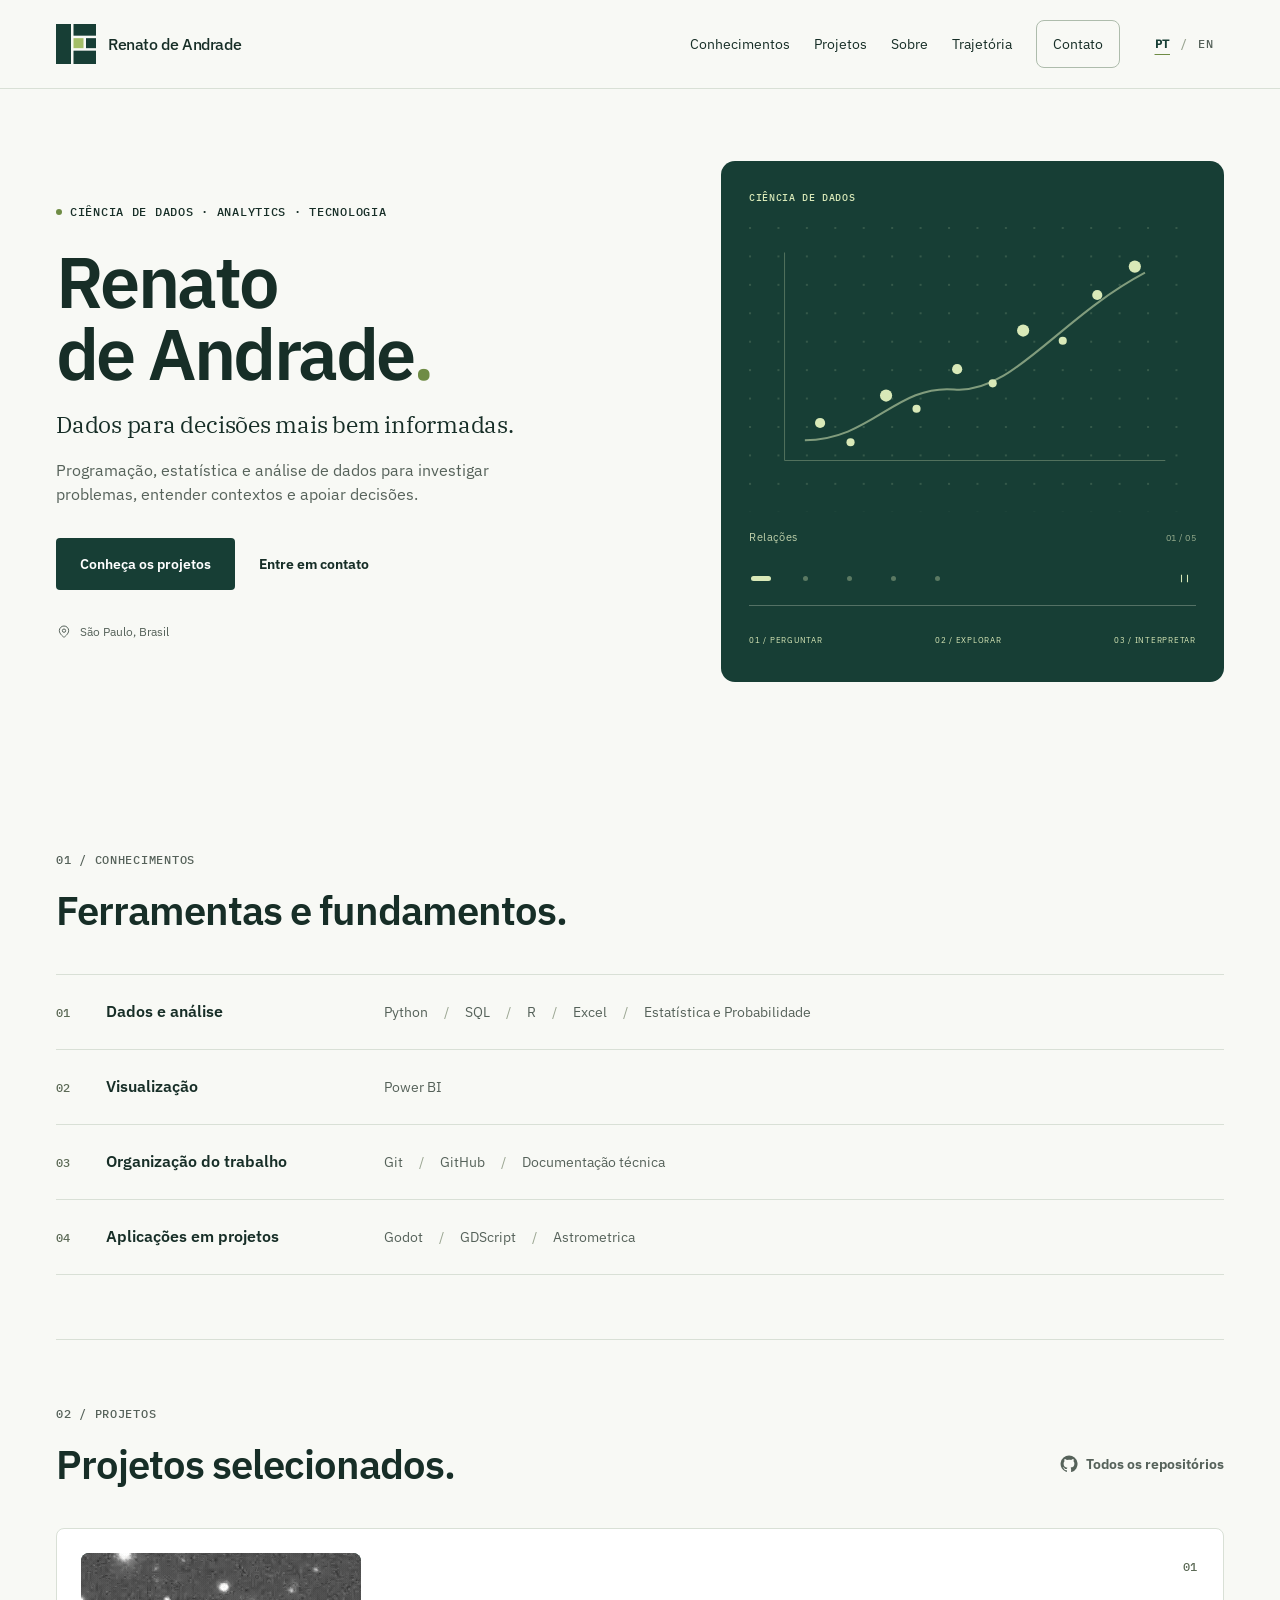
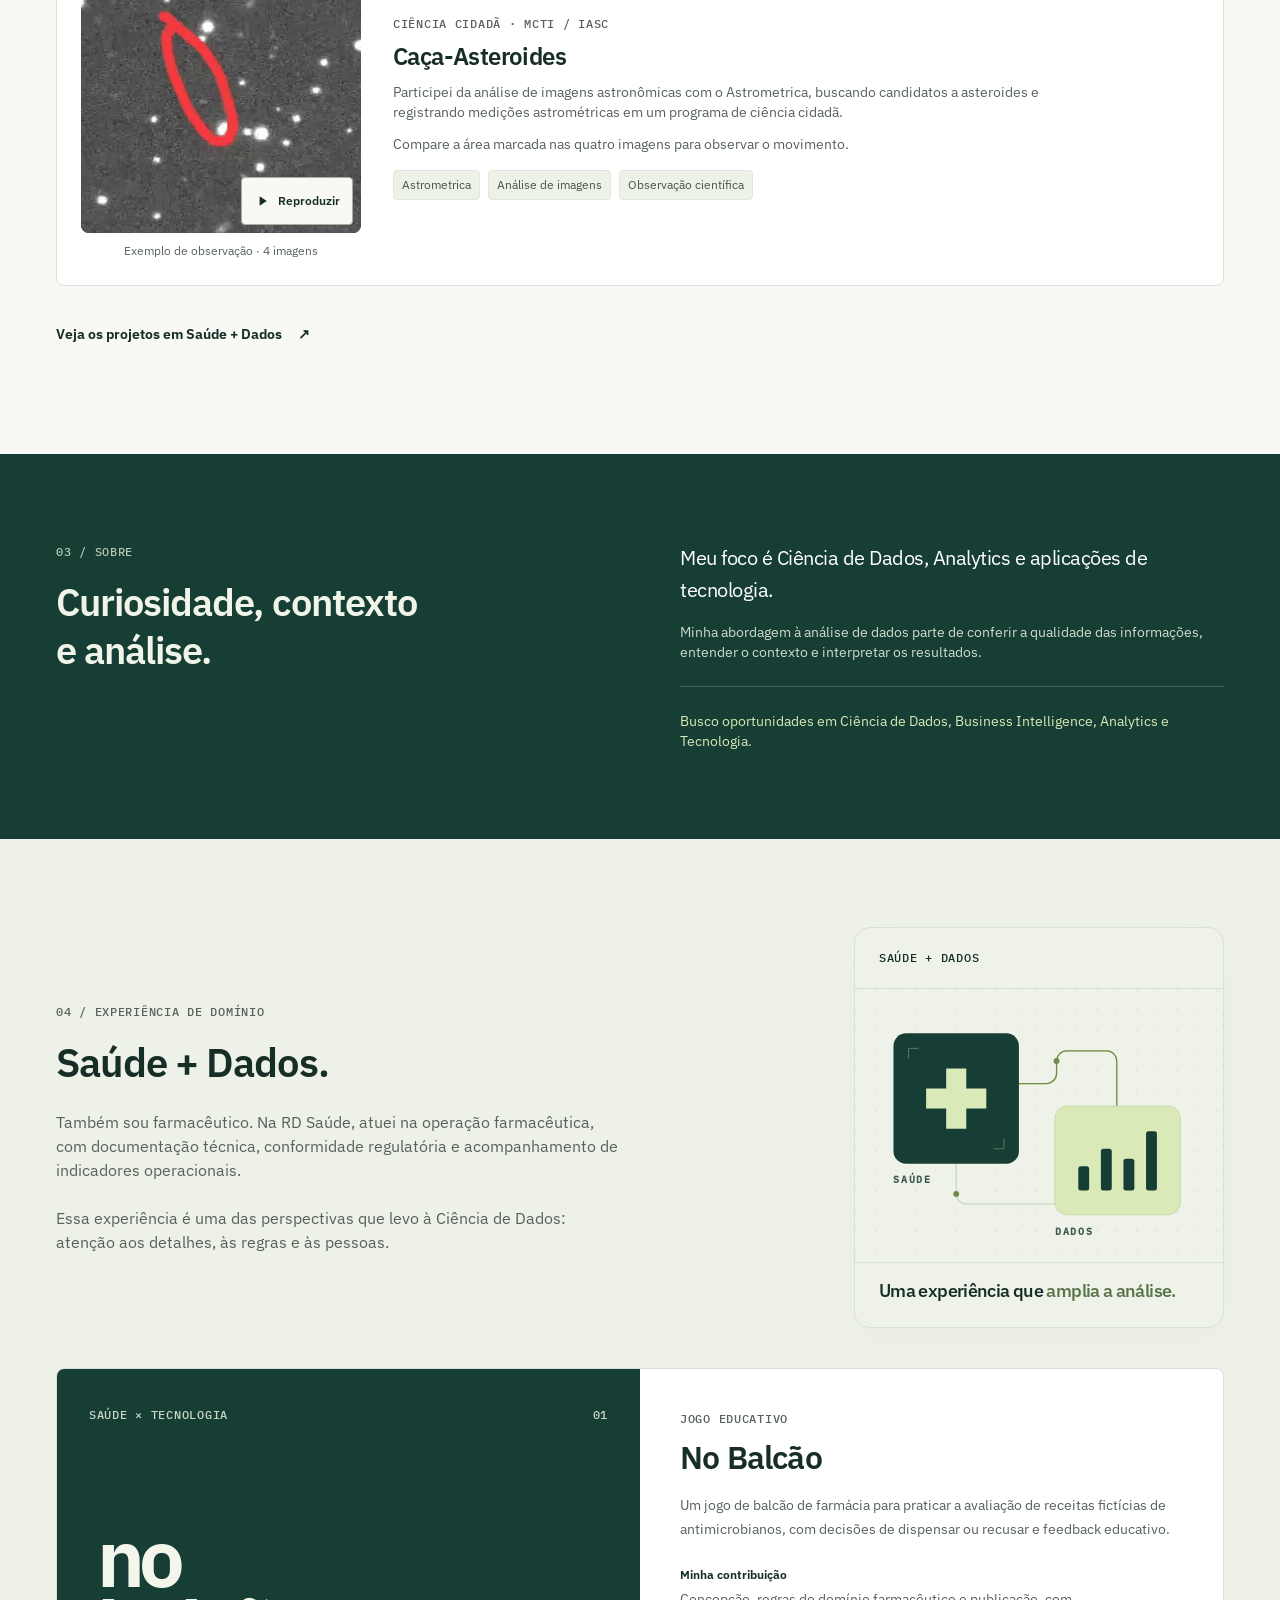
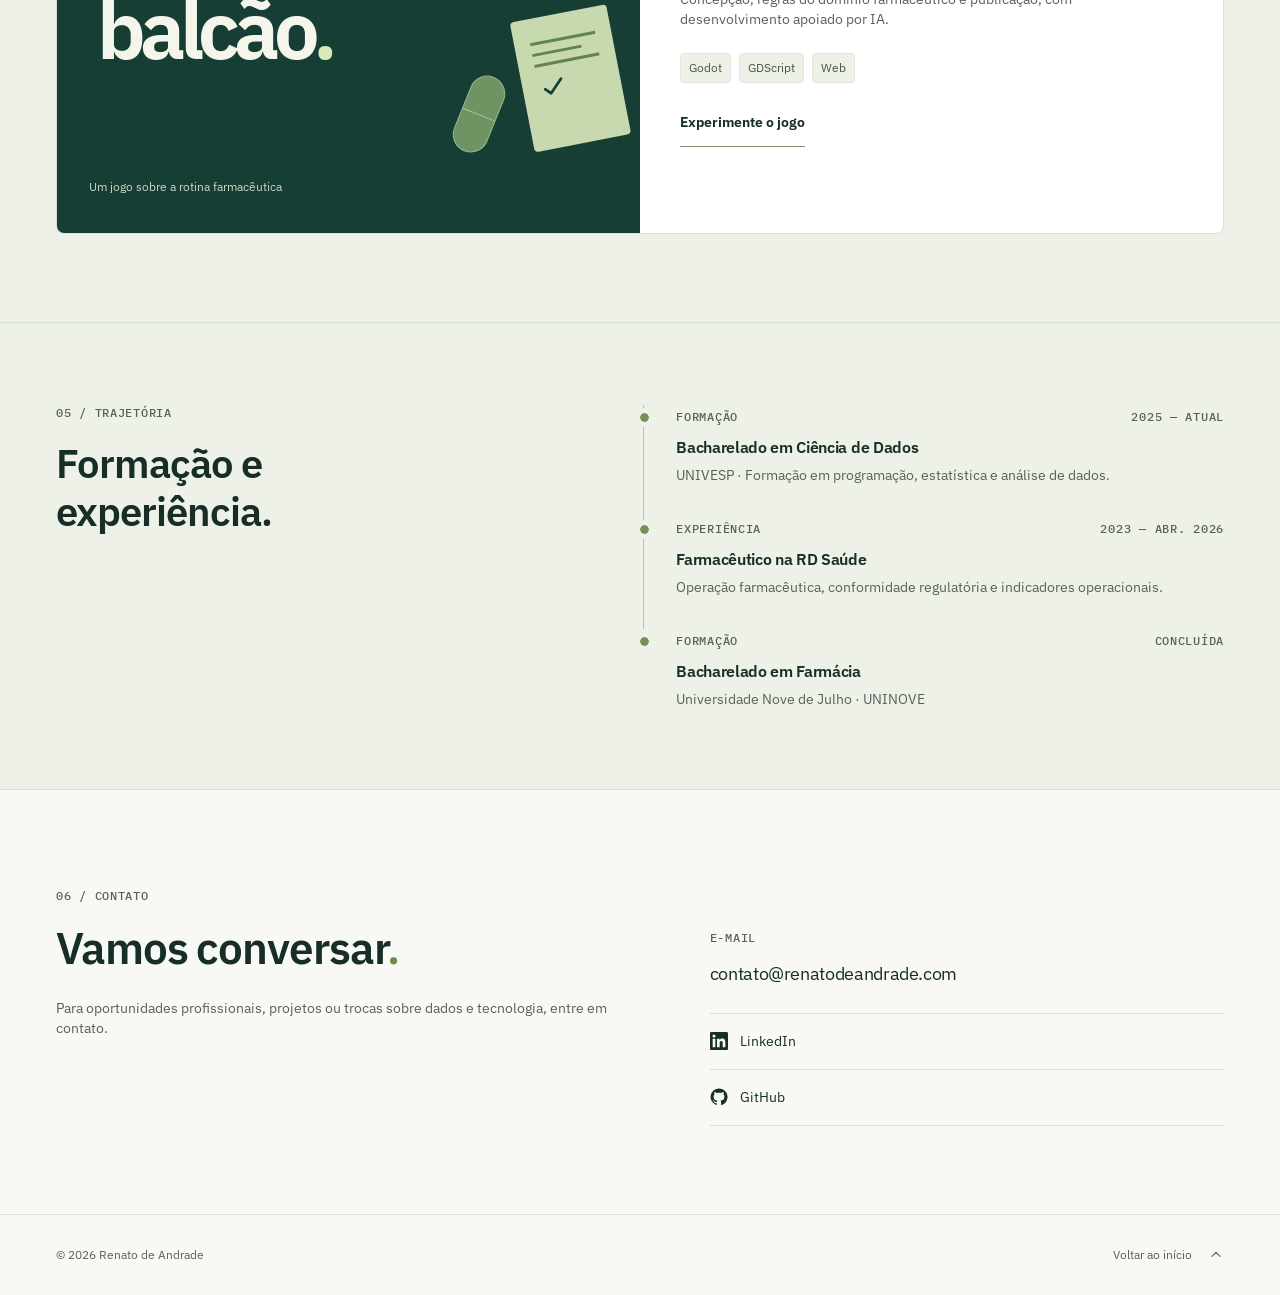
<file: index.html>
<!DOCTYPE html>
<html lang="pt-BR">
<head>
  <meta charset="UTF-8">
  <meta name="viewport" content="width=device-width, initial-scale=1.0">
  <meta name="description" content="Renato de Andrade — Ciência de Dados, Analytics e Tecnologia. Projetos, ferramentas e trajetória profissional.">
  <meta name="theme-color" content="#173e35">
  <meta property="og:type" content="website">
  <meta property="og:title" content="Renato de Andrade | Ciência de Dados e Analytics">
  <meta property="og:description" content="Dados para decisões mais bem informadas. Projetos e trajetória de Renato de Andrade.">
  <meta property="og:locale" content="pt_BR">
  <link rel="canonical" href="https://renatodeandrade.com/">
  <link rel="alternate" hreflang="pt-BR" href="https://renatodeandrade.com/">
  <link rel="alternate" hreflang="en" href="https://renatodeandrade.com/en/">
  <link rel="alternate" hreflang="x-default" href="https://renatodeandrade.com/">
  <meta property="og:url" content="https://renatodeandrade.com/">
  <meta property="og:locale:alternate" content="en_US">
  <title>Renato de Andrade | Ciência de Dados e Analytics</title>
  <link rel="icon" href="/favicon.svg?v=m4" type="image/svg+xml">
  <link rel="preload" href="/assets/fonts/plex-sans-var.woff2" as="font" type="font/woff2" crossorigin>
  <link rel="stylesheet" href="/styles.css">
  <script src="/script.js" defer></script>
</head>
<body>
  <a class="skip-link" href="#main">Pular para o conteúdo</a>
  <header class="site-header">
    <div class="container header-inner">
      <a class="wordmark" href="#home" aria-label="Renato de Andrade — início"><span class="brand-mark" aria-hidden="true"><svg viewBox="0 0 48 48" focusable="false"><g fill="#173e35"><rect width="18" height="48"/><rect x="21" width="27" height="14"/><rect x="36" y="17" width="12" height="12"/><rect x="21" y="32" width="27" height="16"/></g><rect x="21" y="17" width="12" height="12" fill="#a4be68"/></svg></span><span class="brand-name">Renato<span class="brand-surname"> de Andrade</span></span></a>

      <nav id="primary-navigation" class="navigation" aria-label="Navegação principal">
        <a href="#skills">Conhecimentos</a>
        <a href="#projects">Projetos</a>
        <a href="#about">Sobre</a>
        <a href="#experience">Trajetória</a>
        <a class="nav-contact" href="#contact">Contato</a>
      </nav>
      <div class="header-controls">
        <nav class="language-switch" aria-label="Idioma">
          <a href="/" data-language-link="/" lang="pt-BR" hreflang="pt-BR" aria-label="Português do Brasil" aria-current="page">PT</a>
          <span aria-hidden="true">/</span>
          <a href="/en/" data-language-link="/en/" lang="en" hreflang="en" aria-label="English">EN</a>
        </nav>
        <button class="menu-toggle" type="button" aria-expanded="false" aria-controls="primary-navigation" hidden><span class="sr-only">Menu</span> <svg class="menu-icon" viewBox="0 0 24 24" aria-hidden="true"><path class="menu-line-one" d="M5 8h14"/><path class="menu-line-two" d="M5 16h14"/></svg></button>
      </div>
    </div>
  </header>

  <main id="main" tabindex="-1">
    <section id="home" class="hero container" aria-labelledby="hero-title">
      <div class="hero-copy">
        <p class="eyebrow"><span class="small-dot" aria-hidden="true"></span> Ciência de Dados · Analytics · Tecnologia</p>
        <h1 id="hero-title">Renato<br>de Andrade<span class="accent">.</span></h1>
        <p class="hero-tagline">Dados para decisões mais bem informadas.</p>
        <p class="hero-description">Programação, estatística e análise de dados para investigar problemas, entender contextos e apoiar decisões.</p>
        <div class="hero-actions">
          <a class="button button-primary" href="#projects">Conheça os projetos</a>
          <a class="text-link" href="#contact">Entre em contato</a>
        </div>
        <p class="hero-location"><svg viewBox="0 0 24 24" aria-hidden="true"><path d="M19 10c0 5-7 10-7 10S5 15 5 10a7 7 0 0 1 14 0Z"/><circle cx="12" cy="10" r="2.5"/></svg> São Paulo, Brasil</p>
      </div>
      <div class="data-perspective" data-reveal data-chart-carousel role="region" aria-label="Gráficos ilustrativos — dados fictícios">
        <p class="eyebrow">Ciência de Dados</p>
        <div class="chart-stage"><div class="chart-slide is-active" data-chart-name="Relações" aria-hidden="true"><svg viewBox="0 0 440 280"><defs><pattern id="data-grid" width="28" height="28" patternUnits="userSpaceOnUse"><circle cx="1" cy="1" r="1" fill="currentColor" opacity=".2"/></pattern></defs><rect width="440" height="280" fill="url(#data-grid)"/><path d="M35 230H410M35 230V25" stroke="currentColor" opacity=".3" fill="none"/><path d="M55 210C120 210 145 155 202 160S305 90 390 45" stroke="currentColor" stroke-width="2" fill="none" opacity=".55"/><g fill="currentColor"><circle cx="70" cy="193" r="5"/><circle cx="100" cy="212" r="4"/><circle cx="135" cy="166" r="6"/><circle cx="165" cy="179" r="4"/><circle cx="205" cy="140" r="5"/><circle cx="240" cy="154" r="4"/><circle cx="270" cy="102" r="6"/><circle cx="309" cy="112" r="4"/><circle cx="343" cy="67" r="5"/><circle cx="380" cy="39" r="6"/></g></svg></div><div class="chart-slide" data-chart-name="Comparações" aria-hidden="true"><svg viewBox="0 0 440 280"><rect width="440" height="280" fill="url(#data-grid)"/><path d="M35 230H410M35 230V25" stroke="currentColor" opacity=".25" fill="none"/><rect class="chart-bar" x="60" y="166" width="27" height="64" rx="3" fill="currentColor" opacity="0.4" data-chart-step="0"/><rect class="chart-bar" x="115" y="125" width="27" height="105" rx="3" fill="currentColor" opacity="0.5" data-chart-step="1"/><rect class="chart-bar" x="170" y="145" width="27" height="85" rx="3" fill="currentColor" opacity="0.6000000000000001" data-chart-step="2"/><rect class="chart-bar" x="225" y="75" width="27" height="155" rx="3" fill="currentColor" opacity="0.7000000000000001" data-chart-step="3"/><rect class="chart-bar" x="280" y="103" width="27" height="127" rx="3" fill="currentColor" opacity="0.8" data-chart-step="4"/><rect class="chart-bar" x="335" y="45" width="27" height="185" rx="3" fill="currentColor" opacity="0.9" data-chart-step="5"/></svg></div><div class="chart-slide" data-chart-name="Distribuições" aria-hidden="true"><svg viewBox="0 0 440 280"><rect width="440" height="280" fill="url(#data-grid)"/><path d="M35 230H410M35 230V25" stroke="currentColor" opacity=".25" fill="none"/><path class="chart-area" d="M40 230C95 230 112 210 145 151S184 50 222 50 267 125 295 168 348 226 405 230Z" fill="currentColor" opacity=".13"/><path class="chart-line" pathLength="1" d="M40 230C95 230 112 210 145 151S184 50 222 50 267 125 295 168 348 226 405 230" stroke="currentColor" stroke-width="2.5" fill="none"/><path d="M222 50V230" stroke="currentColor" stroke-dasharray="3 6" opacity=".35"/><circle cx="222" cy="50" r="5" fill="currentColor"/></svg></div><div class="chart-slide" data-chart-name="Padrões" aria-hidden="true"><svg viewBox="0 0 440 280"><rect width="440" height="280" fill="url(#data-grid)"/><rect class="chart-cell" x="60" y="37" width="43" height="41" rx="4" fill="currentColor" opacity="0.18" data-chart-step="0"/><rect class="chart-cell" x="114" y="37" width="43" height="41" rx="4" fill="currentColor" opacity="0.28" data-chart-step="1"/><rect class="chart-cell" x="168" y="37" width="43" height="41" rx="4" fill="currentColor" opacity="0.46" data-chart-step="2"/><rect class="chart-cell" x="222" y="37" width="43" height="41" rx="4" fill="currentColor" opacity="0.27" data-chart-step="3"/><rect class="chart-cell" x="276" y="37" width="43" height="41" rx="4" fill="currentColor" opacity="0.16" data-chart-step="4"/><rect class="chart-cell" x="330" y="37" width="43" height="41" rx="4" fill="currentColor" opacity="0.24" data-chart-step="5"/><rect class="chart-cell" x="60" y="89" width="43" height="41" rx="4" fill="currentColor" opacity="0.31" data-chart-step="1"/><rect class="chart-cell" x="114" y="89" width="43" height="41" rx="4" fill="currentColor" opacity="0.58" data-chart-step="2"/><rect class="chart-cell" x="168" y="89" width="43" height="41" rx="4" fill="currentColor" opacity="0.76" data-chart-step="3"/><rect class="chart-cell" x="222" y="89" width="43" height="41" rx="4" fill="currentColor" opacity="0.48" data-chart-step="4"/><rect class="chart-cell" x="276" y="89" width="43" height="41" rx="4" fill="currentColor" opacity="0.21" data-chart-step="5"/><rect class="chart-cell" x="330" y="89" width="43" height="41" rx="4" fill="currentColor" opacity="0.33" data-chart-step="6"/><rect class="chart-cell" x="60" y="141" width="43" height="41" rx="4" fill="currentColor" opacity="0.49" data-chart-step="2"/><rect class="chart-cell" x="114" y="141" width="43" height="41" rx="4" fill="currentColor" opacity="0.84" data-chart-step="3"/><rect class="chart-cell" x="168" y="141" width="43" height="41" rx="4" fill="currentColor" opacity="1" data-chart-step="4"/><rect class="chart-cell" x="222" y="141" width="43" height="41" rx="4" fill="currentColor" opacity="0.62" data-chart-step="5"/><rect class="chart-cell" x="276" y="141" width="43" height="41" rx="4" fill="currentColor" opacity="0.37" data-chart-step="6"/><rect class="chart-cell" x="330" y="141" width="43" height="41" rx="4" fill="currentColor" opacity="0.23" data-chart-step="7"/><rect class="chart-cell" x="60" y="193" width="43" height="41" rx="4" fill="currentColor" opacity="0.27" data-chart-step="3"/><rect class="chart-cell" x="114" y="193" width="43" height="41" rx="4" fill="currentColor" opacity="0.52" data-chart-step="4"/><rect class="chart-cell" x="168" y="193" width="43" height="41" rx="4" fill="currentColor" opacity="0.72" data-chart-step="5"/><rect class="chart-cell" x="222" y="193" width="43" height="41" rx="4" fill="currentColor" opacity="0.89" data-chart-step="6"/><rect class="chart-cell" x="276" y="193" width="43" height="41" rx="4" fill="currentColor" opacity="0.51" data-chart-step="7"/><rect class="chart-cell" x="330" y="193" width="43" height="41" rx="4" fill="currentColor" opacity="0.3" data-chart-step="8"/></svg></div><div class="chart-slide" data-chart-name="Composição" aria-hidden="true"><svg viewBox="0 0 440 280"><rect width="440" height="280" fill="url(#data-grid)"/><g transform="rotate(-90 220 136)" fill="none" stroke-width="27"><circle cx="220" cy="136" r="85" stroke="currentColor" opacity=".10"/><circle class="chart-line" cx="220" cy="136" r="85" pathLength="100" stroke="currentColor" stroke-dasharray="40 60"/><circle cx="220" cy="136" r="85" pathLength="100" stroke="currentColor" opacity=".6" stroke-dasharray="28 72" stroke-dashoffset="-42"/><circle cx="220" cy="136" r="85" pathLength="100" stroke="currentColor" opacity=".3" stroke-dasharray="25 75" stroke-dashoffset="-72"/></g><circle cx="220" cy="136" r="4" fill="currentColor" opacity=".6"/></svg></div></div>
        <div class="chart-caption"><span class="chart-name">Relações</span><span class="chart-counter" aria-hidden="true">01 / 05</span></div>
        <div class="chart-toolbar" hidden><div class="chart-pagination" role="group" aria-label="Escolher gráfico"><button type="button" class="chart-dot" data-chart-index="0" aria-label="Relações" aria-pressed="true"><span></span></button><button type="button" class="chart-dot" data-chart-index="1" aria-label="Comparações" aria-pressed="false"><span></span></button><button type="button" class="chart-dot" data-chart-index="2" aria-label="Distribuições" aria-pressed="false"><span></span></button><button type="button" class="chart-dot" data-chart-index="3" aria-label="Padrões" aria-pressed="false"><span></span></button><button type="button" class="chart-dot" data-chart-index="4" aria-label="Composição" aria-pressed="false"><span></span></button></div><button type="button" class="chart-playback" aria-label="Pausar animação" data-pause-label="Pausar animação" data-play-label="Reproduzir animação"><svg viewBox="0 0 20 20" aria-hidden="true"><path class="chart-pause-icon" d="M6 5v10M14 5v10"/><path class="chart-play-icon" d="m7 4 8 6-8 6Z"/></svg></button></div>
        <span class="sr-only chart-announcement" aria-live="polite"></span>
        <div class="data-process"><span>01 / PERGUNTAR</span><span>02 / EXPLORAR</span><span>03 / INTERPRETAR</span></div>
      </div>
    </section>

    <section id="skills" class="section container" aria-labelledby="skills-title"><div class="section-heading"><div><p class="eyebrow section-number">01 / Conhecimentos</p><h2 id="skills-title">Ferramentas e fundamentos.</h2></div></div>
      <dl class="skills-list" data-reveal>
        <div><dt><span aria-hidden="true">01</span> Dados e análise</dt><dd>Python<span>SQL</span><span>R</span><span>Excel</span><span>Estatística e Probabilidade</span></dd></div>
        <div><dt><span aria-hidden="true">02</span> Visualização</dt><dd>Power BI</dd></div>
        <div><dt><span aria-hidden="true">03</span> Organização do trabalho</dt><dd>Git<span>GitHub</span><span>Documentação técnica</span></dd></div>
        <div><dt><span aria-hidden="true">04</span> Aplicações em projetos</dt><dd>Godot<span>GDScript</span><span>Astrometrica</span></dd></div>
      </dl>
    </section>

    <section id="projects" class="section container" aria-labelledby="projects-title">
      <div class="section-heading"><div><p class="eyebrow section-number">02 / Projetos</p><h2 id="projects-title">Projetos selecionados.</h2></div><a class="text-link repository-link" href="https://github.com/renatodeandrade?tab=repositories" target="_blank" rel="noopener noreferrer"><svg class="social-icon" viewBox="0 0 24 24" aria-hidden="true"><path d="M12 .75a11.25 11.25 0 0 0-3.558 21.923c.563.104.769-.244.769-.542 0-.267-.01-.975-.015-1.914-3.13.68-3.79-1.508-3.79-1.508-.512-1.3-1.25-1.646-1.25-1.646-1.023-.7.078-.686.078-.686 1.13.08 1.725 1.16 1.725 1.16 1.006 1.725 2.64 1.226 3.283.938.102-.73.393-1.226.715-1.508-2.498-.284-5.124-1.249-5.124-5.562 0-1.23.44-2.235 1.16-3.022-.117-.285-.503-1.43.11-2.98 0 0 .945-.303 3.094 1.154A10.795 10.795 0 0 1 12 6.18c.956.004 1.918.129 2.817.378 2.148-1.457 3.091-1.154 3.091-1.154.615 1.55.229 2.695.112 2.98.722.787 1.158 1.792 1.158 3.022 0 4.324-2.63 5.275-5.136 5.553.404.35.766 1.043.766 2.102 0 1.518-.014 2.743-.014 3.116 0 .301.203.651.774.541A11.25 11.25 0 0 0 12 .75Z"/></svg><span>Todos os repositórios</span><span class="sr-only"> (abre em nova aba)</span></a></div>

      <article class="science-project" data-reveal aria-labelledby="asteroids-title">
        <figure class="observation-figure" data-observation>
          <div class="observation-window">
            <img src="/assets/asteroid-observation-still.png" data-still-src="/assets/asteroid-observation-still.png" data-animated-src="/assets/asteroid-observation.gif" width="280" height="280" loading="lazy" decoding="async" alt="Campo de estrelas com a área de observação marcada em vermelho.">
            <button class="animation-toggle" type="button" aria-label="Reproduzir animação da observação" data-play-text="Reproduzir" data-pause-text="Pausar" data-play-label="Reproduzir animação da observação" data-pause-label="Pausar animação da observação" hidden><svg class="play-icon" viewBox="0 0 20 20" aria-hidden="true"><path d="m7 4 9 6-9 6Z"/></svg><svg class="pause-icon" viewBox="0 0 20 20" aria-hidden="true"><path d="M6 4h3v12H6zm6 0h3v12h-3z"/></svg><span>Reproduzir</span></button>
          </div>
          <figcaption>Exemplo de observação · 4 imagens</figcaption>
        </figure>
        <div class="science-copy"><p class="eyebrow">Ciência cidadã · MCTI / IASC</p><h3 id="asteroids-title" lang="pt-BR">Caça-Asteroides</h3><p>Participei da análise de imagens astronômicas com o Astrometrica, buscando candidatos a asteroides e registrando medições astrométricas em um programa de ciência cidadã.</p><p class="observation-note">Compare a área marcada nas quatro imagens para observar o movimento.</p><ul class="tags" aria-label="Atividades do projeto"><li>Astrometrica</li><li>Análise de imagens</li><li>Observação científica</li></ul></div>
        <span class="project-number" aria-hidden="true">01</span>
      </article>

      <a class="text-link domain-project-link" href="#health">Veja os projetos em Saúde + Dados <span aria-hidden="true">↗</span></a>
    </section>

    <section id="about" class="about-section" aria-labelledby="about-title"><div class="container about-layout" data-reveal>
      <div><p class="eyebrow section-number">03 / Sobre</p><h2 id="about-title">Curiosidade, contexto<br>e análise.</h2></div>
      <div class="about-copy"><p class="lead">Meu foco é Ciência de Dados, Analytics e aplicações de tecnologia.</p><p>Minha abordagem à análise de dados parte de conferir a qualidade das informações, entender o contexto e interpretar os resultados.</p><div class="about-note"><p>Busco oportunidades em Ciência de Dados, Business Intelligence, Analytics e Tecnologia.</p></div></div>
    </div></section>

    <section id="health" class="health-section" aria-labelledby="health-title"><div class="container">
      <div class="health-intro"><div><p class="eyebrow section-number">04 / Experiência de domínio</p><h2 id="health-title">Saúde + Dados.</h2><p>Também sou farmacêutico. Na RD Saúde, atuei na operação farmacêutica, com documentação técnica, conformidade regulatória e acompanhamento de indicadores operacionais.</p><p>Essa experiência é uma das perspectivas que levo à Ciência de Dados: atenção aos detalhes, às regras e às pessoas.</p></div>      <div class="perspective" data-reveal aria-label="Conexão entre Farmácia e Ciência de Dados">
        <div class="perspective-top"><span>SAÚDE + DADOS</span></div>
        <svg class="perspective-art" viewBox="0 0 440 326" aria-hidden="true">
          <defs>
            <pattern id="grid" width="24" height="24" patternUnits="userSpaceOnUse"><circle cx="1" cy="1" r=".8" fill="#c8d4c1"/></pattern>
          </defs>
          <path fill="url(#grid)" d="M0 0H440V326H0Z"/>
          <path d="M191 113h38a12 12 0 0 0 12-12V86a12 12 0 0 1 12-12h48a12 12 0 0 1 12 12v59M121 207v38a12 12 0 0 0 12 12h108" fill="none" stroke="#cad6bd" stroke-width="1.5"/>
          <path class="connection-trace" pathLength="1" d="M191 113h38a12 12 0 0 0 12-12V86a12 12 0 0 1 12-12h48a12 12 0 0 1 12 12v59" fill="none" stroke="#6f8c45" stroke-width="1.5"/>
          <g class="health-tile">
            <rect x="46" y="53" width="150" height="156" rx="15" fill="#173e35"/>
            <path d="M109 95h24v24h24v24h-24v24h-24v-24H85v-24h24Z" fill="#d9e9b8"/>
            <path d="M64 71h12m-12 0v12M178 191h-12m12 0v-12" stroke="#6a8768" fill="none"/>
          </g>
          <g class="data-tile">
            <rect x="239" y="140" width="150" height="130" rx="15" fill="#d9e9b8" stroke="#c3d5a5"/>
            <g fill="#173e35"><rect x="267" y="212" width="13" height="29" rx="3"/><rect x="294" y="191" width="13" height="50" rx="3"/><rect x="321" y="203" width="13" height="38" rx="3"/><rect x="348" y="170" width="13" height="71" rx="3"/></g>
          </g>
          <g fill="#6f8c45"><circle cx="241" cy="86" r="3.5"/><circle cx="121" cy="245" r="3.5"/></g>
          <g fill="#3c574b" font-size="12" font-family="IBM Plex Mono, monospace" font-weight="600" letter-spacing="2"><text x="46" y="232">SAÚDE</text><text x="239" y="294">DADOS</text></g>
        </svg>
        <div class="perspective-bottom"><p>Uma experiência que <span>amplia a análise.</span></p></div>
      </div>
</div>
      <article class="featured-project" data-reveal aria-labelledby="balcao-title">
        <div class="project-art" aria-hidden="true">
          <div class="project-art-top"><span>SAÚDE × TECNOLOGIA</span><span>01</span></div>
          <div class="game-wordmark">no<br>balcão<span>.</span></div>
          <div class="game-motif"><span class="pill"></span><span class="paper"><i></i><i></i><i></i><svg class="paper-check" viewBox="0 0 24 24"><path d="m5 12 4 4L19 6"/></svg></span></div>
          <div class="project-art-bottom"><span>Um jogo sobre a rotina farmacêutica</span></div>
        </div>
        <div class="project-content">
          <p class="eyebrow">Jogo educativo</p>
          <h3 id="balcao-title" lang="pt-BR">No Balcão</h3>
          <p>Um jogo de balcão de farmácia para praticar a avaliação de receitas fictícias de antimicrobianos, com decisões de dispensar ou recusar e feedback educativo.</p>
          <dl class="project-details"><div><dt>Minha contribuição</dt><dd>Concepção, regras do domínio farmacêutico e publicação, com desenvolvimento apoiado por IA.</dd></div></dl>
          <ul class="tags" aria-label="Ferramentas do projeto"><li>Godot</li><li>GDScript</li><li>Web</li></ul>
          <a class="text-link project-link" href="https://no-balcao.vercel.app/" target="_blank" rel="noopener noreferrer">Experimente o jogo<span class="sr-only"> (abre em nova aba)</span></a>
        </div>
      </article>
    </div></section>

    <section id="experience" class="journey-section" aria-labelledby="journey-title"><div class="container journey-layout">
      <div class="journey-intro"><p class="eyebrow section-number">05 / Trajetória</p><h2 id="journey-title">Formação e<br>experiência.</h2></div>
      <ol class="timeline" data-reveal>
        <li><div class="timeline-meta"><span>Formação</span><span>2025 — atual</span></div><h3>Bacharelado em Ciência de Dados</h3><p>UNIVESP · Formação em programação, estatística e análise de dados.</p></li>
        <li><div class="timeline-meta"><span>Experiência</span><span>2023 — abr. 2026</span></div><h3>Farmacêutico na RD Saúde</h3><p>Operação farmacêutica, conformidade regulatória e indicadores operacionais.</p></li>
        <li><div class="timeline-meta"><span>Formação</span><span>Concluída</span></div><h3>Bacharelado em Farmácia</h3><p>Universidade Nove de Julho · UNINOVE</p></li>
      </ol>
    </div></section>

    <section id="contact" class="contact-section container" aria-labelledby="contact-title">
      <p class="eyebrow section-number">06 / Contato</p>
      <div class="contact-layout" data-reveal><div><h2 id="contact-title">Vamos conversar<span class="accent">.</span></h2><p>Para oportunidades profissionais, projetos ou trocas sobre dados e tecnologia, entre em contato.</p></div><div class="contact-links"><a class="email-link" href="mailto:contato@renatodeandrade.com"><span><span class="contact-label">E-mail</span><span class="email-address">contato@renatodeandrade.com</span></span></a><a href="https://www.linkedin.com/in/renato-de-andrade/" target="_blank" rel="noopener noreferrer"><span class="social-link-label"><svg class="social-icon" viewBox="0 0 24 24" aria-hidden="true"><path d="M20.447 20.452h-3.554v-5.569c0-1.328-.027-3.037-1.852-3.037-1.853 0-2.136 1.445-2.136 2.939v5.667H9.351V9h3.414v1.561h.046c.477-.9 1.637-1.85 3.37-1.85 3.601 0 4.267 2.37 4.267 5.455v6.286ZM5.337 7.433a2.062 2.062 0 1 1 0-4.124 2.062 2.062 0 0 1 0 4.124ZM7.119 20.452H3.555V9h3.564v11.452ZM22.225 0H1.771C.792 0 0 .774 0 1.729v20.542C0 23.227.792 24 1.771 24h20.451C23.2 24 24 23.227 24 22.271V1.729C24 .774 23.2 0 22.222 0Z"/></svg><span>LinkedIn</span></span><span class="sr-only"> (abre em nova aba)</span></a><a href="https://github.com/renatodeandrade" target="_blank" rel="noopener noreferrer"><span class="social-link-label"><svg class="social-icon" viewBox="0 0 24 24" aria-hidden="true"><path d="M12 .75a11.25 11.25 0 0 0-3.558 21.923c.563.104.769-.244.769-.542 0-.267-.01-.975-.015-1.914-3.13.68-3.79-1.508-3.79-1.508-.512-1.3-1.25-1.646-1.25-1.646-1.023-.7.078-.686.078-.686 1.13.08 1.725 1.16 1.725 1.16 1.006 1.725 2.64 1.226 3.283.938.102-.73.393-1.226.715-1.508-2.498-.284-5.124-1.249-5.124-5.562 0-1.23.44-2.235 1.16-3.022-.117-.285-.503-1.43.11-2.98 0 0 .945-.303 3.094 1.154A10.795 10.795 0 0 1 12 6.18c.956.004 1.918.129 2.817.378 2.148-1.457 3.091-1.154 3.091-1.154.615 1.55.229 2.695.112 2.98.722.787 1.158 1.792 1.158 3.022 0 4.324-2.63 5.275-5.136 5.553.404.35.766 1.043.766 2.102 0 1.518-.014 2.743-.014 3.116 0 .301.203.651.774.541A11.25 11.25 0 0 0 12 .75Z"/></svg><span>GitHub</span></span><span class="sr-only"> (abre em nova aba)</span></a></div></div>
    </section>
  </main>

  <footer class="site-footer"><div class="container footer-inner"><p>© <span id="copyright-year">2026</span> Renato de Andrade</p><a href="#home">Voltar ao início <svg class="back-top-icon" viewBox="0 0 24 24" aria-hidden="true"><path d="m6 14 6-6 6 6"/></svg></a></div></footer>
</body>
</html>
</file>
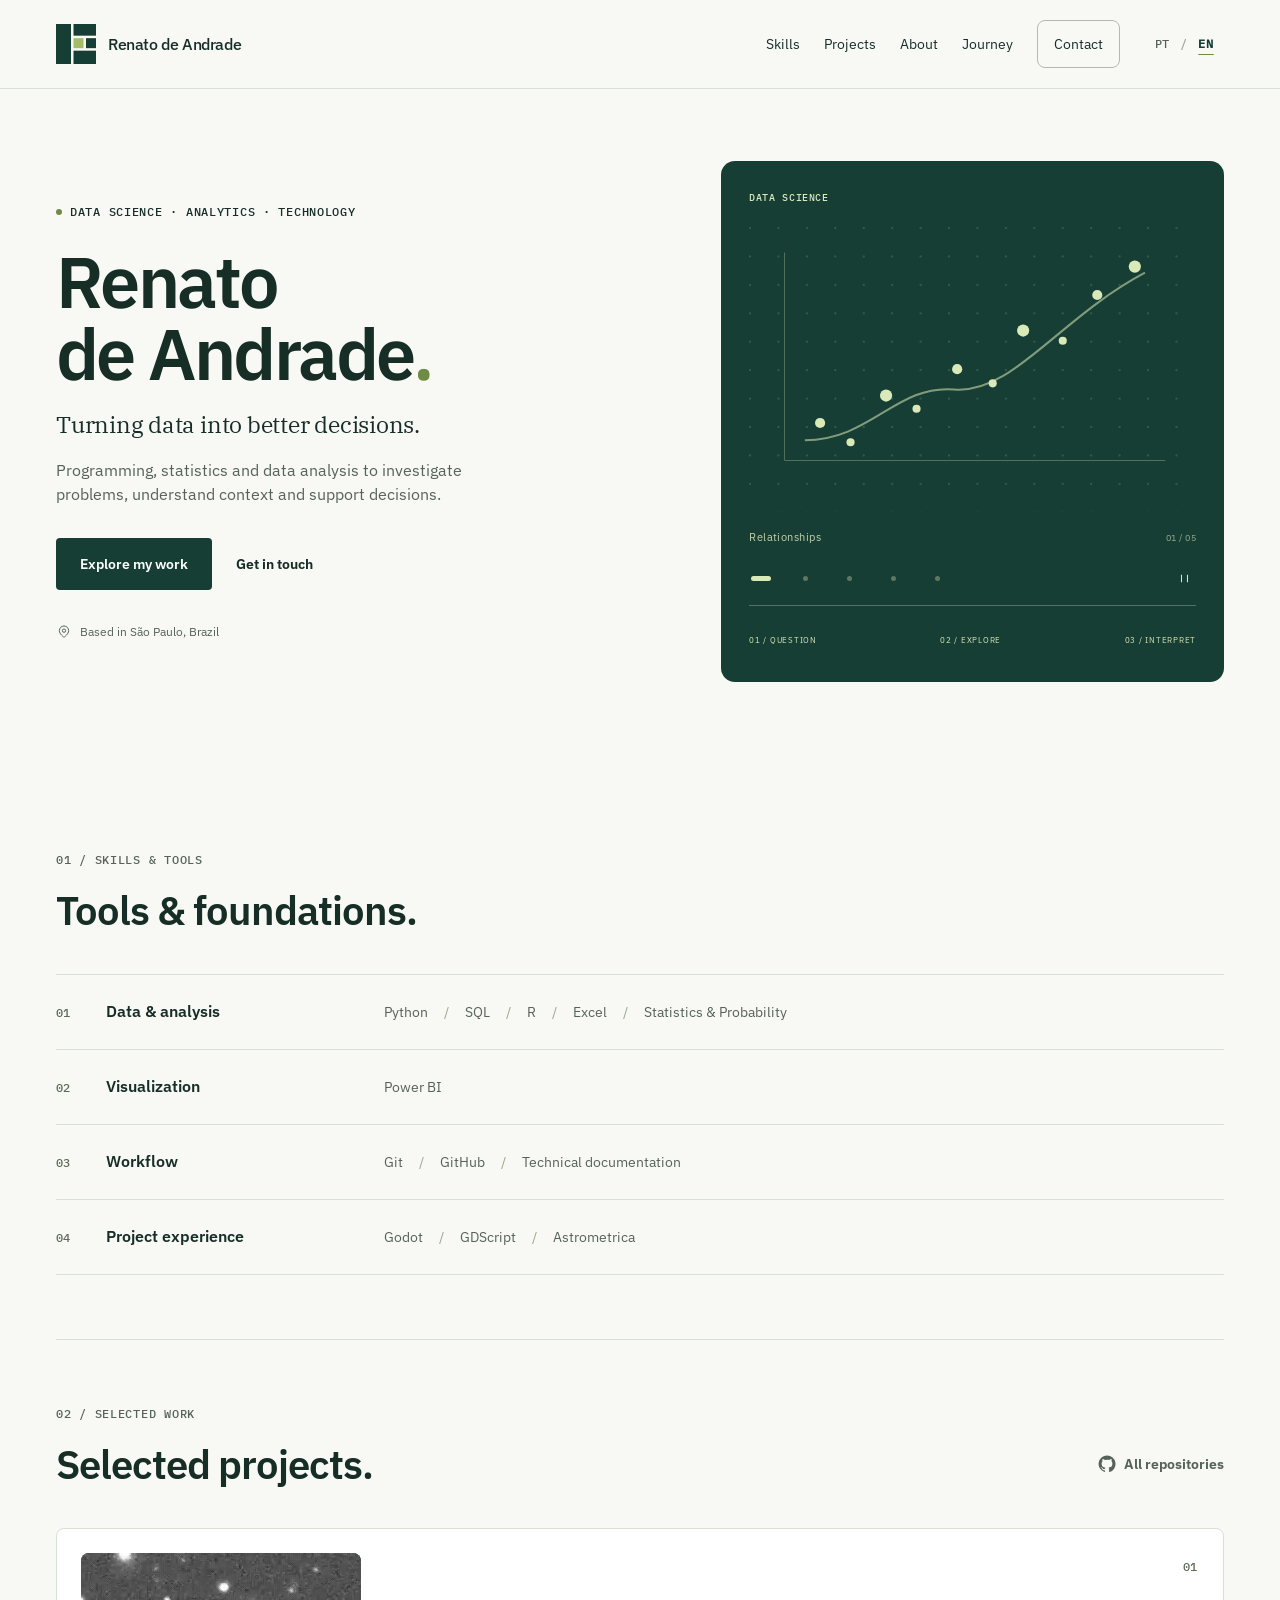
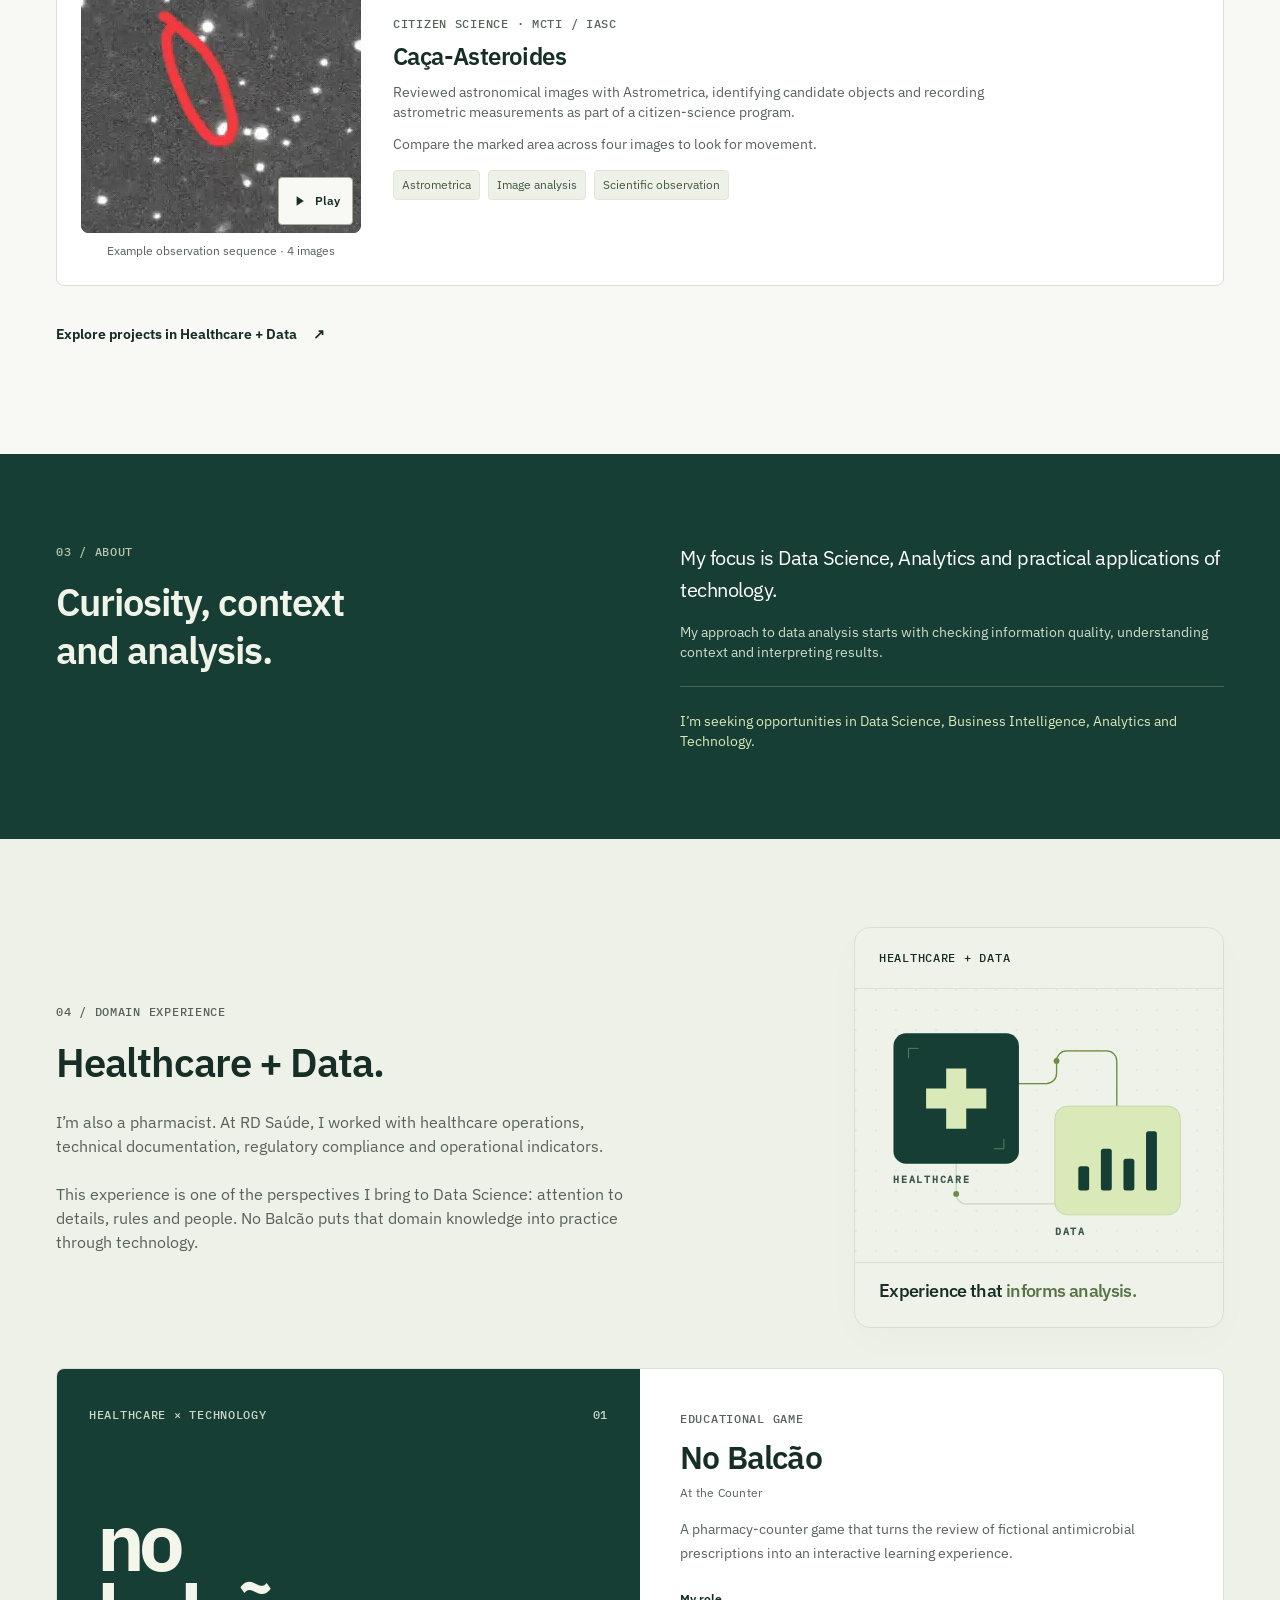
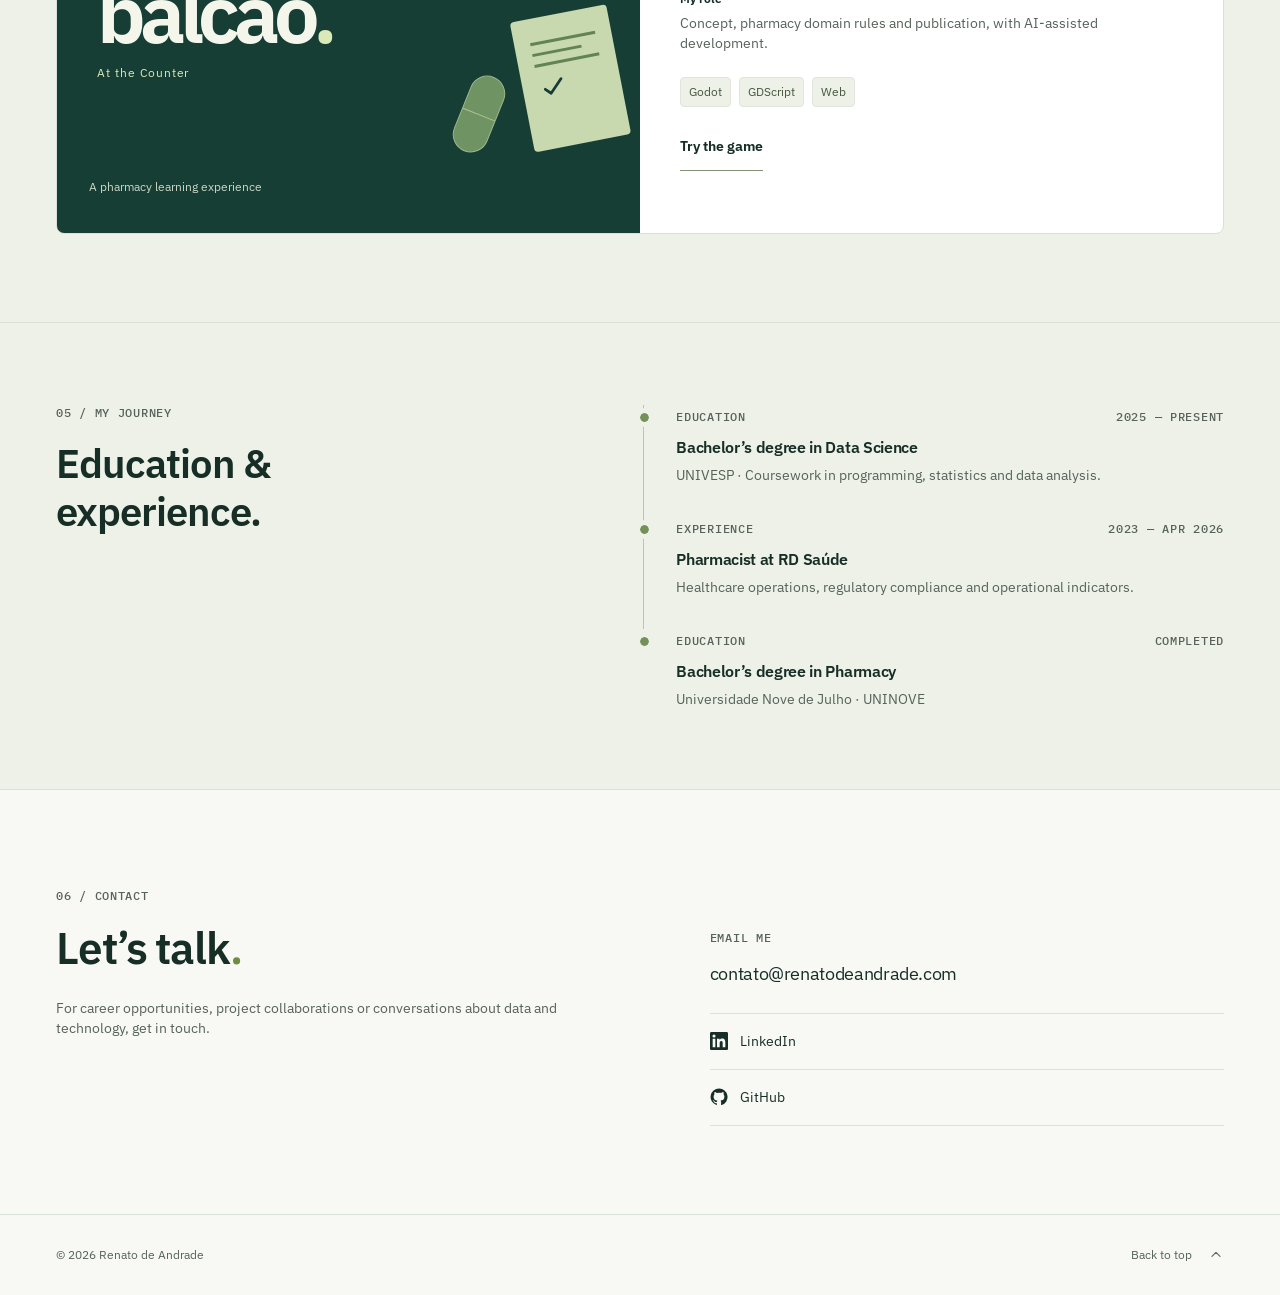
<file: en/index.html>
<!DOCTYPE html>
<html lang="en">
<head>
  <meta charset="UTF-8">
  <meta name="viewport" content="width=device-width, initial-scale=1.0">
  <meta name="description" content="Renato de Andrade — Data Science, Analytics and Technology. Projects, tools and professional background.">
  <meta name="theme-color" content="#173e35">
  <meta property="og:type" content="website">
  <meta property="og:title" content="Renato de Andrade | Data Science &amp; Analytics">
  <meta property="og:description" content="Turning data into better decisions. Projects and background of Renato de Andrade.">
  <meta property="og:locale" content="en_US">
  <link rel="canonical" href="https://renatodeandrade.com/en/">
  <link rel="alternate" hreflang="pt-BR" href="https://renatodeandrade.com/">
  <link rel="alternate" hreflang="en" href="https://renatodeandrade.com/en/">
  <link rel="alternate" hreflang="x-default" href="https://renatodeandrade.com/">
  <meta property="og:url" content="https://renatodeandrade.com/en/">
  <meta property="og:locale:alternate" content="pt_BR">
  <title>Renato de Andrade | Data Science &amp; Analytics</title>
  <link rel="icon" href="/favicon.svg?v=m4" type="image/svg+xml">
  <link rel="preload" href="/assets/fonts/plex-sans-var.woff2" as="font" type="font/woff2" crossorigin>
  <link rel="stylesheet" href="/styles.css">
  <script src="/script.js" defer></script>
</head>
<body>
  <a class="skip-link" href="#main">Skip to content</a>
  <header class="site-header">
    <div class="container header-inner">
      <a class="wordmark" href="#home" aria-label="Renato de Andrade — home"><span class="brand-mark" aria-hidden="true"><svg viewBox="0 0 48 48" focusable="false"><g fill="#173e35"><rect width="18" height="48"/><rect x="21" width="27" height="14"/><rect x="36" y="17" width="12" height="12"/><rect x="21" y="32" width="27" height="16"/></g><rect x="21" y="17" width="12" height="12" fill="#a4be68"/></svg></span><span class="brand-name">Renato<span class="brand-surname"> de Andrade</span></span></a>

      <nav id="primary-navigation" class="navigation" aria-label="Main navigation">
        <a href="#skills">Skills</a>
        <a href="#projects">Projects</a>
        <a href="#about">About</a>
        <a href="#experience">Journey</a>
        <a class="nav-contact" href="#contact">Contact</a>
      </nav>
      <div class="header-controls">
        <nav class="language-switch" aria-label="Language">
          <a href="/" data-language-link="/" lang="pt-BR" hreflang="pt-BR" aria-label="Português do Brasil">PT</a>
          <span aria-hidden="true">/</span>
          <a href="/en/" data-language-link="/en/" lang="en" hreflang="en" aria-label="English" aria-current="page">EN</a>
        </nav>
        <button class="menu-toggle" type="button" aria-expanded="false" aria-controls="primary-navigation" hidden><span class="sr-only">Menu</span> <svg class="menu-icon" viewBox="0 0 24 24" aria-hidden="true"><path class="menu-line-one" d="M5 8h14"/><path class="menu-line-two" d="M5 16h14"/></svg></button>
      </div>
    </div>
  </header>

  <main id="main" tabindex="-1">
    <section id="home" class="hero container" aria-labelledby="hero-title">
      <div class="hero-copy">
        <p class="eyebrow"><span class="small-dot" aria-hidden="true"></span> Data Science · Analytics · Technology</p>
        <h1 id="hero-title">Renato<br>de Andrade<span class="accent">.</span></h1>
        <p class="hero-tagline">Turning data into better decisions.</p>
        <p class="hero-description">Programming, statistics and data analysis to investigate problems, understand context and support decisions.</p>
        <div class="hero-actions">
          <a class="button button-primary" href="#projects">Explore my work</a>
          <a class="text-link" href="#contact">Get in touch</a>
        </div>
        <p class="hero-location"><svg viewBox="0 0 24 24" aria-hidden="true"><path d="M19 10c0 5-7 10-7 10S5 15 5 10a7 7 0 0 1 14 0Z"/><circle cx="12" cy="10" r="2.5"/></svg> Based in São Paulo, Brazil</p>
      </div>
      <div class="data-perspective" data-reveal data-chart-carousel role="region" aria-label="Illustrative charts — fictional data">
        <p class="eyebrow">Data Science</p>
        <div class="chart-stage"><div class="chart-slide is-active" data-chart-name="Relationships" aria-hidden="true"><svg viewBox="0 0 440 280"><defs><pattern id="data-grid" width="28" height="28" patternUnits="userSpaceOnUse"><circle cx="1" cy="1" r="1" fill="currentColor" opacity=".2"/></pattern></defs><rect width="440" height="280" fill="url(#data-grid)"/><path d="M35 230H410M35 230V25" stroke="currentColor" opacity=".3" fill="none"/><path d="M55 210C120 210 145 155 202 160S305 90 390 45" stroke="currentColor" stroke-width="2" fill="none" opacity=".55"/><g fill="currentColor"><circle cx="70" cy="193" r="5"/><circle cx="100" cy="212" r="4"/><circle cx="135" cy="166" r="6"/><circle cx="165" cy="179" r="4"/><circle cx="205" cy="140" r="5"/><circle cx="240" cy="154" r="4"/><circle cx="270" cy="102" r="6"/><circle cx="309" cy="112" r="4"/><circle cx="343" cy="67" r="5"/><circle cx="380" cy="39" r="6"/></g></svg></div><div class="chart-slide" data-chart-name="Comparisons" aria-hidden="true"><svg viewBox="0 0 440 280"><rect width="440" height="280" fill="url(#data-grid)"/><path d="M35 230H410M35 230V25" stroke="currentColor" opacity=".25" fill="none"/><rect class="chart-bar" x="60" y="166" width="27" height="64" rx="3" fill="currentColor" opacity="0.4" data-chart-step="0"/><rect class="chart-bar" x="115" y="125" width="27" height="105" rx="3" fill="currentColor" opacity="0.5" data-chart-step="1"/><rect class="chart-bar" x="170" y="145" width="27" height="85" rx="3" fill="currentColor" opacity="0.6000000000000001" data-chart-step="2"/><rect class="chart-bar" x="225" y="75" width="27" height="155" rx="3" fill="currentColor" opacity="0.7000000000000001" data-chart-step="3"/><rect class="chart-bar" x="280" y="103" width="27" height="127" rx="3" fill="currentColor" opacity="0.8" data-chart-step="4"/><rect class="chart-bar" x="335" y="45" width="27" height="185" rx="3" fill="currentColor" opacity="0.9" data-chart-step="5"/></svg></div><div class="chart-slide" data-chart-name="Distributions" aria-hidden="true"><svg viewBox="0 0 440 280"><rect width="440" height="280" fill="url(#data-grid)"/><path d="M35 230H410M35 230V25" stroke="currentColor" opacity=".25" fill="none"/><path class="chart-area" d="M40 230C95 230 112 210 145 151S184 50 222 50 267 125 295 168 348 226 405 230Z" fill="currentColor" opacity=".13"/><path class="chart-line" pathLength="1" d="M40 230C95 230 112 210 145 151S184 50 222 50 267 125 295 168 348 226 405 230" stroke="currentColor" stroke-width="2.5" fill="none"/><path d="M222 50V230" stroke="currentColor" stroke-dasharray="3 6" opacity=".35"/><circle cx="222" cy="50" r="5" fill="currentColor"/></svg></div><div class="chart-slide" data-chart-name="Patterns" aria-hidden="true"><svg viewBox="0 0 440 280"><rect width="440" height="280" fill="url(#data-grid)"/><rect class="chart-cell" x="60" y="37" width="43" height="41" rx="4" fill="currentColor" opacity="0.18" data-chart-step="0"/><rect class="chart-cell" x="114" y="37" width="43" height="41" rx="4" fill="currentColor" opacity="0.28" data-chart-step="1"/><rect class="chart-cell" x="168" y="37" width="43" height="41" rx="4" fill="currentColor" opacity="0.46" data-chart-step="2"/><rect class="chart-cell" x="222" y="37" width="43" height="41" rx="4" fill="currentColor" opacity="0.27" data-chart-step="3"/><rect class="chart-cell" x="276" y="37" width="43" height="41" rx="4" fill="currentColor" opacity="0.16" data-chart-step="4"/><rect class="chart-cell" x="330" y="37" width="43" height="41" rx="4" fill="currentColor" opacity="0.24" data-chart-step="5"/><rect class="chart-cell" x="60" y="89" width="43" height="41" rx="4" fill="currentColor" opacity="0.31" data-chart-step="1"/><rect class="chart-cell" x="114" y="89" width="43" height="41" rx="4" fill="currentColor" opacity="0.58" data-chart-step="2"/><rect class="chart-cell" x="168" y="89" width="43" height="41" rx="4" fill="currentColor" opacity="0.76" data-chart-step="3"/><rect class="chart-cell" x="222" y="89" width="43" height="41" rx="4" fill="currentColor" opacity="0.48" data-chart-step="4"/><rect class="chart-cell" x="276" y="89" width="43" height="41" rx="4" fill="currentColor" opacity="0.21" data-chart-step="5"/><rect class="chart-cell" x="330" y="89" width="43" height="41" rx="4" fill="currentColor" opacity="0.33" data-chart-step="6"/><rect class="chart-cell" x="60" y="141" width="43" height="41" rx="4" fill="currentColor" opacity="0.49" data-chart-step="2"/><rect class="chart-cell" x="114" y="141" width="43" height="41" rx="4" fill="currentColor" opacity="0.84" data-chart-step="3"/><rect class="chart-cell" x="168" y="141" width="43" height="41" rx="4" fill="currentColor" opacity="1" data-chart-step="4"/><rect class="chart-cell" x="222" y="141" width="43" height="41" rx="4" fill="currentColor" opacity="0.62" data-chart-step="5"/><rect class="chart-cell" x="276" y="141" width="43" height="41" rx="4" fill="currentColor" opacity="0.37" data-chart-step="6"/><rect class="chart-cell" x="330" y="141" width="43" height="41" rx="4" fill="currentColor" opacity="0.23" data-chart-step="7"/><rect class="chart-cell" x="60" y="193" width="43" height="41" rx="4" fill="currentColor" opacity="0.27" data-chart-step="3"/><rect class="chart-cell" x="114" y="193" width="43" height="41" rx="4" fill="currentColor" opacity="0.52" data-chart-step="4"/><rect class="chart-cell" x="168" y="193" width="43" height="41" rx="4" fill="currentColor" opacity="0.72" data-chart-step="5"/><rect class="chart-cell" x="222" y="193" width="43" height="41" rx="4" fill="currentColor" opacity="0.89" data-chart-step="6"/><rect class="chart-cell" x="276" y="193" width="43" height="41" rx="4" fill="currentColor" opacity="0.51" data-chart-step="7"/><rect class="chart-cell" x="330" y="193" width="43" height="41" rx="4" fill="currentColor" opacity="0.3" data-chart-step="8"/></svg></div><div class="chart-slide" data-chart-name="Composition" aria-hidden="true"><svg viewBox="0 0 440 280"><rect width="440" height="280" fill="url(#data-grid)"/><g transform="rotate(-90 220 136)" fill="none" stroke-width="27"><circle cx="220" cy="136" r="85" stroke="currentColor" opacity=".10"/><circle class="chart-line" cx="220" cy="136" r="85" pathLength="100" stroke="currentColor" stroke-dasharray="40 60"/><circle cx="220" cy="136" r="85" pathLength="100" stroke="currentColor" opacity=".6" stroke-dasharray="28 72" stroke-dashoffset="-42"/><circle cx="220" cy="136" r="85" pathLength="100" stroke="currentColor" opacity=".3" stroke-dasharray="25 75" stroke-dashoffset="-72"/></g><circle cx="220" cy="136" r="4" fill="currentColor" opacity=".6"/></svg></div></div>
        <div class="chart-caption"><span class="chart-name">Relationships</span><span class="chart-counter" aria-hidden="true">01 / 05</span></div>
        <div class="chart-toolbar" hidden><div class="chart-pagination" role="group" aria-label="Choose chart"><button type="button" class="chart-dot" data-chart-index="0" aria-label="Relationships" aria-pressed="true"><span></span></button><button type="button" class="chart-dot" data-chart-index="1" aria-label="Comparisons" aria-pressed="false"><span></span></button><button type="button" class="chart-dot" data-chart-index="2" aria-label="Distributions" aria-pressed="false"><span></span></button><button type="button" class="chart-dot" data-chart-index="3" aria-label="Patterns" aria-pressed="false"><span></span></button><button type="button" class="chart-dot" data-chart-index="4" aria-label="Composition" aria-pressed="false"><span></span></button></div><button type="button" class="chart-playback" aria-label="Pause animation" data-pause-label="Pause animation" data-play-label="Play animation"><svg viewBox="0 0 20 20" aria-hidden="true"><path class="chart-pause-icon" d="M6 5v10M14 5v10"/><path class="chart-play-icon" d="m7 4 8 6-8 6Z"/></svg></button></div>
        <span class="sr-only chart-announcement" aria-live="polite"></span>
        <div class="data-process"><span>01 / QUESTION</span><span>02 / EXPLORE</span><span>03 / INTERPRET</span></div>
      </div>
    </section>

    <section id="skills" class="section container" aria-labelledby="skills-title"><div class="section-heading"><div><p class="eyebrow section-number">01 / Skills & tools</p><h2 id="skills-title">Tools & foundations.</h2></div></div>
      <dl class="skills-list" data-reveal>
        <div><dt><span aria-hidden="true">01</span> Data & analysis</dt><dd>Python<span>SQL</span><span>R</span><span>Excel</span><span>Statistics & Probability</span></dd></div>
        <div><dt><span aria-hidden="true">02</span> Visualization</dt><dd>Power BI</dd></div>
        <div><dt><span aria-hidden="true">03</span> Workflow</dt><dd>Git<span>GitHub</span><span>Technical documentation</span></dd></div>
        <div><dt><span aria-hidden="true">04</span> Project experience</dt><dd>Godot<span>GDScript</span><span>Astrometrica</span></dd></div>
      </dl>
    </section>

    <section id="projects" class="section container" aria-labelledby="projects-title">
      <div class="section-heading"><div><p class="eyebrow section-number">02 / Selected work</p><h2 id="projects-title">Selected projects.</h2></div><a class="text-link repository-link" href="https://github.com/renatodeandrade?tab=repositories" target="_blank" rel="noopener noreferrer"><svg class="social-icon" viewBox="0 0 24 24" aria-hidden="true"><path d="M12 .75a11.25 11.25 0 0 0-3.558 21.923c.563.104.769-.244.769-.542 0-.267-.01-.975-.015-1.914-3.13.68-3.79-1.508-3.79-1.508-.512-1.3-1.25-1.646-1.25-1.646-1.023-.7.078-.686.078-.686 1.13.08 1.725 1.16 1.725 1.16 1.006 1.725 2.64 1.226 3.283.938.102-.73.393-1.226.715-1.508-2.498-.284-5.124-1.249-5.124-5.562 0-1.23.44-2.235 1.16-3.022-.117-.285-.503-1.43.11-2.98 0 0 .945-.303 3.094 1.154A10.795 10.795 0 0 1 12 6.18c.956.004 1.918.129 2.817.378 2.148-1.457 3.091-1.154 3.091-1.154.615 1.55.229 2.695.112 2.98.722.787 1.158 1.792 1.158 3.022 0 4.324-2.63 5.275-5.136 5.553.404.35.766 1.043.766 2.102 0 1.518-.014 2.743-.014 3.116 0 .301.203.651.774.541A11.25 11.25 0 0 0 12 .75Z"/></svg><span>All repositories</span><span class="sr-only"> (opens in a new tab)</span></a></div>

      <article class="science-project" data-reveal aria-labelledby="asteroids-title">
        <figure class="observation-figure" data-observation>
          <div class="observation-window">
            <img src="/assets/asteroid-observation-still.png" data-still-src="/assets/asteroid-observation-still.png" data-animated-src="/assets/asteroid-observation.gif" width="280" height="280" loading="lazy" decoding="async" alt="Astronomical star field with the area under inspection outlined in red.">
            <button class="animation-toggle" type="button" aria-label="Play observation animation" data-play-text="Play" data-pause-text="Pause" data-play-label="Play observation animation" data-pause-label="Pause observation animation" hidden><svg class="play-icon" viewBox="0 0 20 20" aria-hidden="true"><path d="m7 4 9 6-9 6Z"/></svg><svg class="pause-icon" viewBox="0 0 20 20" aria-hidden="true"><path d="M6 4h3v12H6zm6 0h3v12h-3z"/></svg><span>Play</span></button>
          </div>
          <figcaption>Example observation sequence · 4 images</figcaption>
        </figure>
        <div class="science-copy"><p class="eyebrow">Citizen science · MCTI / IASC</p><h3 id="asteroids-title" lang="pt-BR">Caça-Asteroides</h3><p>Reviewed astronomical images with Astrometrica, identifying candidate objects and recording astrometric measurements as part of a citizen-science program.</p><p class="observation-note">Compare the marked area across four images to look for movement.</p><ul class="tags" aria-label="Project focus"><li>Astrometrica</li><li>Image analysis</li><li>Scientific observation</li></ul></div>
        <span class="project-number" aria-hidden="true">01</span>
      </article>

      <a class="text-link domain-project-link" href="#health">Explore projects in Healthcare + Data <span aria-hidden="true">↗</span></a>
    </section>

    <section id="about" class="about-section" aria-labelledby="about-title"><div class="container about-layout" data-reveal>
      <div><p class="eyebrow section-number">03 / About</p><h2 id="about-title">Curiosity, context<br>and analysis.</h2></div>
      <div class="about-copy"><p class="lead">My focus is Data Science, Analytics and practical applications of technology.</p><p>My approach to data analysis starts with checking information quality, understanding context and interpreting results.</p><div class="about-note"><p>I’m seeking opportunities in Data Science, Business Intelligence, Analytics and Technology.</p></div></div>
    </div></section>

    <section id="health" class="health-section" aria-labelledby="health-title"><div class="container">
      <div class="health-intro"><div><p class="eyebrow section-number">04 / Domain experience</p><h2 id="health-title">Healthcare + Data.</h2><p>I’m also a pharmacist. At RD Saúde, I worked with healthcare operations, technical documentation, regulatory compliance and operational indicators.</p><p>This experience is one of the perspectives I bring to Data Science: attention to details, rules and people. No Balcão puts that domain knowledge into practice through technology.</p></div>      <div class="perspective" data-reveal aria-label="My perspective: healthcare and data, connected through precision">
        <div class="perspective-top"><span>HEALTHCARE + DATA</span></div>
        <svg class="perspective-art" viewBox="0 0 440 326" aria-hidden="true">
          <defs>
            <pattern id="grid" width="24" height="24" patternUnits="userSpaceOnUse"><circle cx="1" cy="1" r=".8" fill="#c8d4c1"/></pattern>
          </defs>
          <path fill="url(#grid)" d="M0 0H440V326H0Z"/>
          <path d="M191 113h38a12 12 0 0 0 12-12V86a12 12 0 0 1 12-12h48a12 12 0 0 1 12 12v59M121 207v38a12 12 0 0 0 12 12h108" fill="none" stroke="#cad6bd" stroke-width="1.5"/>
          <path class="connection-trace" pathLength="1" d="M191 113h38a12 12 0 0 0 12-12V86a12 12 0 0 1 12-12h48a12 12 0 0 1 12 12v59" fill="none" stroke="#6f8c45" stroke-width="1.5"/>
          <g class="health-tile">
            <rect x="46" y="53" width="150" height="156" rx="15" fill="#173e35"/>
            <path d="M109 95h24v24h24v24h-24v24h-24v-24H85v-24h24Z" fill="#d9e9b8"/>
            <path d="M64 71h12m-12 0v12M178 191h-12m12 0v-12" stroke="#6a8768" fill="none"/>
          </g>
          <g class="data-tile">
            <rect x="239" y="140" width="150" height="130" rx="15" fill="#d9e9b8" stroke="#c3d5a5"/>
            <g fill="#173e35"><rect x="267" y="212" width="13" height="29" rx="3"/><rect x="294" y="191" width="13" height="50" rx="3"/><rect x="321" y="203" width="13" height="38" rx="3"/><rect x="348" y="170" width="13" height="71" rx="3"/></g>
          </g>
          <g fill="#6f8c45"><circle cx="241" cy="86" r="3.5"/><circle cx="121" cy="245" r="3.5"/></g>
          <g fill="#3c574b" font-size="12" font-family="IBM Plex Mono, monospace" font-weight="600" letter-spacing="2"><text x="46" y="232">HEALTHCARE</text><text x="239" y="294">DATA</text></g>
        </svg>
        <div class="perspective-bottom"><p>Experience that <span>informs analysis.</span></p></div>
      </div>
</div>
      <article class="featured-project" data-reveal aria-labelledby="balcao-title">
        <div class="project-art" aria-hidden="true">
          <div class="project-art-top"><span>HEALTHCARE × TECHNOLOGY</span><span>01</span></div>
          <div class="game-wordmark">no<br>balcão<span>.</span><small class="game-english-name" lang="en">At the Counter</small></div>
          <div class="game-motif"><span class="pill"></span><span class="paper"><i></i><i></i><i></i><svg class="paper-check" viewBox="0 0 24 24"><path d="m5 12 4 4L19 6"/></svg></span></div>
          <div class="project-art-bottom"><span>A pharmacy learning experience</span></div>
        </div>
        <div class="project-content">
          <p class="eyebrow">Educational game</p>
          <h3 id="balcao-title" lang="pt-BR">No Balcão<small class="project-english-name" lang="en">At the Counter</small></h3>
          <p>A pharmacy-counter game that turns the review of fictional antimicrobial prescriptions into an interactive learning experience.</p>
          <dl class="project-details"><div><dt>My role</dt><dd>Concept, pharmacy domain rules and publication, with AI-assisted development.</dd></div></dl>
          <ul class="tags" aria-label="Project tools"><li>Godot</li><li>GDScript</li><li>Web</li></ul>
          <a class="text-link project-link" href="https://no-balcao.vercel.app/" target="_blank" rel="noopener noreferrer">Try the game<span class="sr-only"> (opens in a new tab)</span></a>
        </div>
      </article>
    </div></section>

    <section id="experience" class="journey-section" aria-labelledby="journey-title"><div class="container journey-layout">
      <div class="journey-intro"><p class="eyebrow section-number">05 / My journey</p><h2 id="journey-title">Education &<br>experience.</h2></div>
      <ol class="timeline" data-reveal>
        <li><div class="timeline-meta"><span>Education</span><span>2025 — Present</span></div><h3>Bachelor’s degree in Data Science</h3><p>UNIVESP · Coursework in programming, statistics and data analysis.</p></li>
        <li><div class="timeline-meta"><span>Experience</span><span>2023 — Apr 2026</span></div><h3>Pharmacist at RD Saúde</h3><p>Healthcare operations, regulatory compliance and operational indicators.</p></li>
        <li><div class="timeline-meta"><span>Education</span><span>Completed</span></div><h3>Bachelor’s degree in Pharmacy</h3><p>Universidade Nove de Julho · UNINOVE</p></li>
      </ol>
    </div></section>

    <section id="contact" class="contact-section container" aria-labelledby="contact-title">
      <p class="eyebrow section-number">06 / Contact</p>
      <div class="contact-layout" data-reveal><div><h2 id="contact-title">Let’s talk<span class="accent">.</span></h2><p>For career opportunities, project collaborations or conversations about data and technology, get in touch.</p></div><div class="contact-links"><a class="email-link" href="mailto:contato@renatodeandrade.com"><span><span class="contact-label">Email me</span><span class="email-address">contato@renatodeandrade.com</span></span></a><a href="https://www.linkedin.com/in/renato-de-andrade/" target="_blank" rel="noopener noreferrer"><span class="social-link-label"><svg class="social-icon" viewBox="0 0 24 24" aria-hidden="true"><path d="M20.447 20.452h-3.554v-5.569c0-1.328-.027-3.037-1.852-3.037-1.853 0-2.136 1.445-2.136 2.939v5.667H9.351V9h3.414v1.561h.046c.477-.9 1.637-1.85 3.37-1.85 3.601 0 4.267 2.37 4.267 5.455v6.286ZM5.337 7.433a2.062 2.062 0 1 1 0-4.124 2.062 2.062 0 0 1 0 4.124ZM7.119 20.452H3.555V9h3.564v11.452ZM22.225 0H1.771C.792 0 0 .774 0 1.729v20.542C0 23.227.792 24 1.771 24h20.451C23.2 24 24 23.227 24 22.271V1.729C24 .774 23.2 0 22.222 0Z"/></svg><span>LinkedIn</span></span><span class="sr-only"> (opens in a new tab)</span></a><a href="https://github.com/renatodeandrade" target="_blank" rel="noopener noreferrer"><span class="social-link-label"><svg class="social-icon" viewBox="0 0 24 24" aria-hidden="true"><path d="M12 .75a11.25 11.25 0 0 0-3.558 21.923c.563.104.769-.244.769-.542 0-.267-.01-.975-.015-1.914-3.13.68-3.79-1.508-3.79-1.508-.512-1.3-1.25-1.646-1.25-1.646-1.023-.7.078-.686.078-.686 1.13.08 1.725 1.16 1.725 1.16 1.006 1.725 2.64 1.226 3.283.938.102-.73.393-1.226.715-1.508-2.498-.284-5.124-1.249-5.124-5.562 0-1.23.44-2.235 1.16-3.022-.117-.285-.503-1.43.11-2.98 0 0 .945-.303 3.094 1.154A10.795 10.795 0 0 1 12 6.18c.956.004 1.918.129 2.817.378 2.148-1.457 3.091-1.154 3.091-1.154.615 1.55.229 2.695.112 2.98.722.787 1.158 1.792 1.158 3.022 0 4.324-2.63 5.275-5.136 5.553.404.35.766 1.043.766 2.102 0 1.518-.014 2.743-.014 3.116 0 .301.203.651.774.541A11.25 11.25 0 0 0 12 .75Z"/></svg><span>GitHub</span></span><span class="sr-only"> (opens in a new tab)</span></a></div></div>
    </section>
  </main>

  <footer class="site-footer"><div class="container footer-inner"><p>© <span id="copyright-year">2026</span> Renato de Andrade</p><a href="#home">Back to top <svg class="back-top-icon" viewBox="0 0 24 24" aria-hidden="true"><path d="m6 14 6-6 6 6"/></svg></a></div></footer>
</body>
</html>
</file>
<file: styles.css>
/* 1. Design tokens and foundations */
@font-face { font-family: "IBM Plex Sans"; src: url("/assets/fonts/plex-sans-var.woff2") format("woff2"); font-weight: 100 700; font-style: normal; font-display: swap; }
@font-face { font-family: "IBM Plex Mono"; src: url("/assets/fonts/plex-mono-500.woff2") format("woff2"); font-weight: 500; font-style: normal; font-display: swap; }
@font-face { font-family: "IBM Plex Serif"; src: url("/assets/fonts/plex-serif-400.woff2") format("woff2"); font-weight: 400; font-style: normal; font-display: swap; }
:root {
  --background: #f8f9f5;
  --surface: #ffffff;
  --ink: #172e27;
  --muted: #56625a;
  --green: #173e35;
  --accent: #6f8c45;
  --lime: #d9e9b8;
  --line: #d9e0d6;
  --soft: #edf1e8;
  --width: 1168px;
  --font-sans: "IBM Plex Sans", -apple-system, BlinkMacSystemFont, "Segoe UI", Arial, sans-serif;
  --font-mono: "IBM Plex Mono", ui-monospace, "SFMono-Regular", Consolas, monospace;
  --font-serif: "IBM Plex Serif", Georgia, "Times New Roman", serif;
}
* { box-sizing: border-box; }
html { scroll-behavior: smooth; scroll-padding-top: 112px; }
body { margin: 0; background: var(--background); color: var(--ink); font-family: var(--font-sans); font-size: 1rem; line-height: 1.65; line-height: round(nearest, 1.65em, 4px); -webkit-font-smoothing: antialiased; }
a { color: inherit; text-decoration: none; }
a, button { -webkit-tap-highlight-color: transparent; }
button { font: inherit; }
button, a { touch-action: manipulation; }
a:focus-visible, button:focus-visible { outline: 3px solid #527927; outline-offset: 8px; border-radius: 4px; }
main:focus { outline: none; }
::selection { background: var(--lime); color: var(--green); }
h1, h2, h3, p { margin: 0; }
h1, h2, h3 { font-weight: 600; line-height: 1.2; line-height: round(nearest, 1.2em, 4px); letter-spacing: -0.025em; }
h2 { font-size: clamp(2rem, 3.2vw, 2.5rem); }
h3 { font-size: 1.5rem; }
svg { display: block; }
.container { width: min(var(--width), calc(100% - 80px)); margin-inline: auto; }
.section { padding-block: 96px; }
.eyebrow { text-transform: uppercase; font-size: 0.75rem; letter-spacing: .16em; font-weight: 650; }
.section-number { color: var(--muted); margin-bottom: 16px; }
.accent { color: var(--accent); }
.sr-only { position: absolute; width: 1px; height: 1px; margin: -1px; padding: 0; overflow: hidden; clip-path: inset(50%); white-space: nowrap; border: 0; }
.skip-link { position: fixed; top: 12px; left: 16px; z-index: 20; transform: translateY(-180%); padding: 8px 16px; background: var(--green); color: white; }
.skip-link:focus { transform: translateY(0); }

/* 2. Header and responsive navigation (usable without JavaScript) */
.site-header { position: sticky; top: 0; z-index: 10; background: var(--background); border-bottom: 1px solid var(--line); transition: box-shadow .25s ease; }
.site-header.is-scrolled { box-shadow: 0 4px 20px #173e3509; }
.header-inner { min-height: 88px; display: flex; align-items: center; justify-content: space-between; gap: 24px; }
.wordmark { display: inline-flex; align-items: center; gap: 12px; font-size: 1rem; font-weight: 500; letter-spacing: -.025em; white-space: nowrap; }
.brand-mark { width: 40px; height: 40px; display: grid; place-items: center; flex-shrink: 0; transition: transform .25s ease; }
.brand-mark svg { width: 100%; height: 100%; display: block; }
.wordmark:hover .brand-mark { transform: translateY(-1px); }
.navigation { display: flex; align-items: center; gap: 24px; font-size: 0.875rem; margin-left: auto; }
.navigation a { position: relative; min-height: 48px; display: inline-flex; align-items: center; transition: color .18s; }
.navigation a:not(.nav-contact)::after { content: ""; position: absolute; bottom: 4px; left: 0; right: 0; height: 2px; background: var(--accent); transform: scaleX(0); transform-origin: left; transition: transform .25s ease; }
.navigation a[aria-current="location"]::after, .navigation a:not(.nav-contact):hover::after { transform: scaleX(1); }
.navigation .nav-contact[aria-current="location"] { background: var(--soft); border-color: var(--accent); }
.navigation a:hover { color: #5b762e; }
.navigation .nav-contact { border: 1px solid #aebcac; border-radius: 8px; padding: 8px 16px; gap: 24px; }
.header-controls { display: flex; align-items: center; gap: 12px; flex-shrink: 0; }
.language-switch { display: flex; align-items: center; font-size: 0.75rem; letter-spacing: .04em; }
.language-switch a { display: grid; place-items: center; min-width: 36px; min-height: 48px; color: var(--muted); border-radius: 4px; }
.language-switch > span { color: #9aa592; }
.language-switch a[aria-current="page"] { color: var(--green); font-weight: 750; text-decoration: underline; text-decoration-color: var(--accent); text-underline-offset: 6px; }
.language-switch a:hover { background: var(--soft); color: var(--green); }
.menu-toggle[hidden] { display: none; }
.menu-toggle { display: none; border: 1px solid var(--line); background: transparent; border-radius: 4px; width: 44px; min-height: 48px; padding: 8px; cursor: pointer; color: var(--ink); justify-content: center; }
.menu-toggle { align-items: center; gap: 8px; }
.menu-icon { width: 20px; height: 20px; flex: 0 0 20px; fill: none; stroke: currentColor; stroke-width: 1.5; stroke-linecap: round; }
.menu-icon path { transition: transform .2s ease; }
.menu-line-one { transform-origin: 12px 8px; }
.menu-line-two { transform-origin: 12px 16px; }
.menu-toggle[aria-expanded="true"] .menu-line-one { transform: translateY(4px) rotate(45deg); }
.menu-toggle[aria-expanded="true"] .menu-line-two { transform: translateY(-4px) rotate(-45deg); }

/* 3. Introduction and custom healthcare/data illustration */
.hero { padding-block: 72px 72px; display: grid; grid-template-columns: 1.18fr 1fr; align-items: center; gap: 72px; }
.hero .eyebrow { display: flex; align-items: center; gap: 8px; letter-spacing: .11em; }
.small-dot { width: 6px; height: 6px; background: var(--accent); border-radius: 50%; flex-shrink: 0; }
h1 { font-size: clamp(3rem, 5.6vw, 5rem); line-height: 1.02; line-height: round(nearest, 1.02em, 4px); margin-block: 24px 16px; letter-spacing: -.06em; }
.hero-tagline { font-family: var(--font-serif); font-size: clamp(1.25rem, 1.8vw, 1.5rem); letter-spacing: -.02em; }
.hero-description { color: var(--muted); max-width: 450px; font-size: 1rem; margin-top: 16px; }
.hero-actions { display: flex; align-items: center; gap: 24px; margin-top: 32px; }
.button { min-height: 48px; display: inline-flex; align-items: center; justify-content: space-between; gap: 24px; padding: 12px 24px; border-radius: 4px; font-size: 0.875rem; font-weight: 600; transition: background .18s, transform .18s; }
.button-primary { background: var(--green); color: white; }
.button-primary:hover { background: #2e5648; transform: translateY(-2px); }
.button-primary:active { transform: translateY(0) scale(.98); }
.text-link { display: inline-flex; align-items: center; gap: 16px; min-height: 48px; font-size: 0.875rem; font-weight: 650; }
.text-link:hover { text-decoration: underline; text-underline-offset: 5px; }
.hero-location { margin-top: 32px; display: flex; gap: 8px; align-items: center; font-size: 0.75rem; color: var(--muted); }
.hero-location svg { width: 16px; height: 16px; flex: 0 0 16px; fill: none; stroke: currentColor; stroke-width: 1.5; }
.perspective { border: 1px solid var(--line); background: #eef2e9; border-radius: 16px; overflow: hidden; box-shadow: 0 12px 40px #173e3505; }
.perspective-top { display: flex; align-items: center; justify-content: space-between; padding: 16px 24px; font-size: 0.75rem; letter-spacing: .16em; border-bottom: 1px solid var(--line); }
.perspective-art { width: 100%; height: auto; transform: perspective(900px) rotateX(var(--tilt-x, 0deg)) rotateY(var(--tilt-y, 0deg)); transition: transform .3s ease; }
.perspective.is-revealed .connection-trace { animation: trace-connection 1.4s ease-out both; }
@keyframes trace-connection { from { stroke-dasharray: 1; stroke-dashoffset: 1; } to { stroke-dasharray: 1; stroke-dashoffset: 0; } }
.perspective-bottom { padding: 16px 24px 24px; display: flex; justify-content: space-between; align-items: end; border-top: 1px solid var(--line); }
.perspective-bottom p { font-size: 1.25rem; font-weight: 550; line-height: 1.4; line-height: round(nearest, 1.4em, 4px); letter-spacing: -.035em; }
.perspective-bottom p span { color: #587447; }

/* 4. Work: a featured project and a smaller science study */
.section-heading { display: flex; align-items: end; justify-content: space-between; gap: 32px; margin-bottom: 40px; }
.section-heading > p { font-size: 0.875rem; color: var(--muted); }
.repository-link { gap: 8px; flex-shrink: 0; color: var(--muted); }
.social-icon { width: 18px; height: 18px; flex: 0 0 18px; fill: currentColor; }
.social-link-label { display: inline-flex; align-items: center; gap: 12px; }
.featured-project { display: grid; grid-template-columns: 1fr 1fr; border: 1px solid var(--line); border-radius: 8px; overflow: hidden; background: var(--surface); }
.project-art { position: relative; background: var(--green); color: #f4f6ec; min-height: 464px; overflow: hidden; padding: 32px; display: flex; flex-direction: column; justify-content: space-between; }
.project-art-top, .project-art-bottom { display: flex; align-items: center; justify-content: space-between; position: relative; z-index: 1; }
.project-art-top { font-size: 0.75rem; letter-spacing: .16em; color: #cad7c7; }
.project-art-bottom { font-size: 0.75rem; color: #cad7c7; }
.game-wordmark { font-size: clamp(3rem, 6.3vw, 6rem); line-height: .91; line-height: round(nearest, 0.91em, 4px); letter-spacing: -.075em; font-weight: 650; padding: 0 8px 16px; position: relative; z-index: 1; }
.game-wordmark > span { color: var(--lime); }
.game-motif { position: absolute; bottom: 56px; right: 24px; width: 145px; height: 170px; transform: rotate(12deg); opacity: .9; }
.paper { position: absolute; right: 0; top: 0; width: 98px; height: 132px; background: #dce9bd; border-radius: 4px; padding: 24px 16px; transform: rotate(-23deg); }
.paper i { display: block; margin-bottom: 8px; height: 3px; background: #6b8c56; width: 100%; }
.paper i:nth-child(2) { width: 75%; }
.paper-check { color: var(--green); width: 30px; height: 30px; margin: 8px 0 0; fill: none; stroke: currentColor; stroke-width: 2.2; stroke-linecap: round; stroke-linejoin: round; }
.pill { position: absolute; left: -4px; top: 80px; width: 36px; height: 80px; background: #7a9d69; border-radius: 24px; transform: rotate(10deg); z-index: 1; border: 1px solid #abc594; }
.pill::after { position: absolute; content: ""; top: 50%; left: 0; width: 100%; height: 1px; background: #bdd29c; }
.project-content { padding: 40px 40px; }
.project-content > .eyebrow { color: var(--muted); margin-bottom: 8px; font-size: 0.75rem; }
.project-content > h3 { font-size: 2rem; margin-bottom: 16px; }
.project-content > p:not(.eyebrow), .project-details { font-size: 0.875rem; color: var(--muted); line-height: 1.65; line-height: round(nearest, 1.65em, 4px); }
.project-details { margin: 24px 0; }
.project-details > div + div { margin-top: 12px; }
.project-details dt { color: var(--ink); font-size: 0.75rem; font-weight: 650; margin-bottom: 4px; }
.project-details dd { margin: 0; }
.tags { display: flex; flex-wrap: wrap; gap: 8px; list-style: none; padding: 0; margin: 16px 0 0; }
.tags li { background: var(--soft); border: 1px solid #e0e6da; border-radius: 4px; font-size: 0.75rem; padding: 4px 8px; color: #46573f; }
.project-link { margin-top: 16px; border-bottom: 1px solid #829275; }
.science-project { margin-top: 24px; display: grid; grid-template-columns: 280px 1fr 16px; gap: 32px; align-items: center; border: 1px solid var(--line); border-radius: 8px; overflow: hidden; padding: 24px; background: var(--surface); }
.observation-figure { width: 100%; max-width: 280px; margin: 0; }
.observation-window { position: relative; background: var(--green); border-radius: 8px; overflow: hidden; }
.observation-window img { display: block; width: 100%; height: auto; aspect-ratio: 1; }
.observation-figure figcaption { color: var(--muted); font-size: 0.75rem; margin-top: 8px; line-height: 1.6; line-height: round(nearest, 1.6em, 4px); text-align: center; }
.animation-toggle { position: absolute; right: 8px; bottom: 8px; min-height: 48px; padding: 8px 12px; border: 1px solid #a5b19c; border-radius: 4px; color: var(--ink); background: var(--background); display: flex; align-items: center; gap: 8px; cursor: pointer; font-size: 0.75rem; font-weight: 600; }
.animation-toggle[hidden] { display: none; }
.animation-toggle:hover { background: var(--lime); }
.animation-toggle svg { width: 16px; height: 16px; flex: 0 0 16px; fill: currentColor; }
.animation-toggle .pause-icon, .animation-toggle.is-playing .play-icon { display: none; }
.animation-toggle.is-playing .pause-icon { display: block; }
.science-copy > .eyebrow { color: var(--muted); font-size: 0.75rem; margin-bottom: 8px; }
.science-copy > p:not(.eyebrow) { margin-top: 12px; max-width: 650px; color: var(--muted); font-size: 0.875rem; }
.science-copy > .observation-note { font-size: 0.75rem; }
.science-copy .tags { margin-top: 16px; }
.project-number { align-self: start; color: #5c6a56; font-family: var(--font-mono); font-size: 0.75rem; }
.upcoming-projects { display: grid; grid-template-columns: repeat(2, minmax(0, 1fr)); gap: 24px; margin-top: 24px; }
.coming-soon-card { display: flex; flex-direction: column; min-height: 248px; border: 1px dashed #bdcbb6; border-radius: 8px; background: var(--surface); overflow: hidden; }
.empty-project-space { flex: 1; min-height: 176px; }
.coming-soon-card p { padding: 16px 24px; border-top: 1px solid #edf0e8; color: var(--muted); font-size: 0.75rem; letter-spacing: .07em; }
.featured-project, .science-project { transition: border-color .25s ease, box-shadow .25s ease; }
.featured-project:focus-within { border-color: #829d65; box-shadow: 0 6px 24px #173e350a; }

/* 5. Background, skills and trajectory */
.about-section { background: var(--green); color: #f1f5e9; padding-block: 88px; }
.about-layout { display: grid; grid-template-columns: 1fr 1fr; gap: 80px; }
.about-section .section-number { color: #b7c8ae; }
.about-layout h2 { line-height: 1.22; line-height: round(nearest, 1.22em, 4px); font-size: clamp(2rem, 3vw, 2.5rem); }
.about-copy p { color: #d0dccb; font-size: 0.875rem; }
.about-copy .lead { color: white; font-size: 1.25rem; letter-spacing: -.025em; margin-bottom: 16px; }
.about-copy > p + p { margin-top: 16px; }
.about-note { margin-top: 24px; padding-top: 24px; border-top: 1px solid #486152; }
.about-note p { color: var(--lime); font-size: 0.875rem; }
.skills-list { margin: 0; }
.skills-list > div { display: grid; grid-template-columns: 304px 1fr; align-items: baseline; gap: 24px; padding: 24px 0; border-top: 1px solid var(--line); }
.skills-list > div:last-child { border-bottom: 1px solid var(--line); }
.skills-list dt { font-size: 1rem; font-weight: 600; }
.skills-list dt span { color: #5c6a56; font-family: var(--font-mono); font-size: 0.75rem; font-weight: 400; margin-right: 32px; }
.skills-list dd { display: flex; flex-wrap: wrap; align-items: center; gap: 0; margin: 0; color: var(--muted); font-size: 0.875rem; }
.skills-list dd > span::before { content: "/"; color: #9ba692; padding: 0 16px; }
.journey-section { background: var(--soft); border-block: 1px solid var(--line); padding-block: 80px; }
.journey-layout { display: grid; grid-template-columns: .88fr 1.12fr; gap: 88px; }
.journey-intro > p:last-child { max-width: 300px; margin-top: 24px; color: var(--muted); font-size: 0.875rem; }
.timeline { list-style: none; margin: 2px 0 0; padding: 0 0 0 24px; }
.timeline > li { position: relative; border-left: 1px solid #b8c7ad; padding: 0 0 32px 32px; }
.timeline > li:last-child { padding-bottom: 0; border-color: transparent; }
.timeline > li::before { content: ""; position: absolute; top: 8px; left: -4px; width: 9px; height: 9px; background: #759057; border-radius: 50%; outline: 5px solid var(--soft); }
.timeline-meta { display: flex; justify-content: space-between; flex-wrap: wrap; gap: 4px 16px; font-size: 0.75rem; text-transform: uppercase; letter-spacing: .09em; color: var(--muted); margin-bottom: 8px; }
.timeline h3 { font-size: 1rem; letter-spacing: -.02em; }
.timeline p { font-size: 0.875rem; color: var(--muted); margin-top: 8px; }

/* 6. Contact and footer */
.contact-section { padding-block: 96px 88px; }
.contact-layout { display: grid; grid-template-columns: 1.1fr 1fr; gap: 88px; }
.contact-layout h2 { font-size: clamp(2rem, 3.4vw, 3rem); }
.contact-layout > div > p { margin-top: 24px; color: var(--muted); font-size: 0.875rem; }
.contact-links { padding-top: 2px; }
.contact-links > a { display: flex; align-items: center; justify-content: space-between; gap: 16px; min-height: 56px; border-bottom: 1px solid var(--line); font-size: 0.875rem; transition: color .18s; }
.contact-links > a:hover { color: #5b762e; }
.contact-links > .email-link { padding-bottom: 24px; }
.contact-label { display: block; text-transform: uppercase; letter-spacing: .15em; font-size: 0.75rem; color: var(--muted); margin-bottom: 8px; }
.email-address { font-size: clamp(0.875rem, 1.6vw, 1.125rem); letter-spacing: -.02em; overflow-wrap: anywhere; }
.site-footer { border-top: 1px solid var(--line); }
.footer-inner { min-height: 80px; display: flex; align-items: center; justify-content: space-between; gap: 16px; font-size: 0.75rem; color: var(--muted); }
.footer-inner a { display: inline-flex; gap: 16px; min-height: 48px; align-items: center; }
.footer-inner a:hover { text-decoration: underline; text-underline-offset: 4px; }
.back-top-icon { width: 16px; height: 16px; flex: 0 0 16px; fill: none; stroke: currentColor; stroke-width: 1.6; stroke-linecap: round; stroke-linejoin: round; }

/* Motion is opt-in through JavaScript; content starts fully visible. */
[data-reveal] { transition: opacity .55s ease, translate .55s cubic-bezier(.22,.61,.36,1), border-color .25s ease, box-shadow .25s ease; }
.reveal-pending { opacity: 0; translate: 0 14px; }
.reveal-pending:focus-within { opacity: 1; translate: 0; }
@media (hover: hover) and (pointer: fine) {
  .featured-project:hover, .science-project:hover { border-color: #a2b396; box-shadow: 0 7px 28px #173e3508; }
  .skills-list > div { transition: background .2s ease; }
  .skills-list > div:hover { background: #edf1e86b; }
  .contact-links > a { transition: color .2s ease, padding .2s ease; }
  .contact-links > a:hover { padding-left: 8px; }
}

/* 7. Small screens */
@media (min-width: 1440px) { .hero { padding-block: 88px; } }
@media (max-width: 1050px) {
  .container { width: calc(100% - 56px); }
  .navigation { gap: 16px; }
  .hero { gap: 32px; padding-block: 64px; }
  h1 { font-size: 4rem; }
  .perspective-bottom p { font-size: 1.125rem; }
  .project-content { padding: 32px; }
  .game-motif { right: 8px; transform: rotate(12deg) scale(.8); transform-origin: bottom right; }
  .about-layout, .journey-layout, .contact-layout { gap: 48px; }
  .skills-list > div { grid-template-columns: 240px 1fr; }
  .skills-list dt span { margin-right: 16px; }
}
@media (max-width: 960px) {
  .header-inner { min-height: 80px; flex-wrap: wrap; column-gap: 12px; row-gap: 0; }
  .header-controls { margin-left: auto; }
  .wordmark { font-size: 0.875rem; }
  .brand-mark { width: 36px; height: 36px; }
  .menu-toggle:not([hidden]) { display: inline-flex; align-items: center; }
  .navigation { order: 3; flex-basis: 100%; flex-wrap: wrap; gap: 4px 24px; padding: 4px 0 16px; margin-left: 0; }
  .navigation .nav-contact { border: 0; padding: 0; gap: 8px; }
  .navigation.is-collapsed { display: none; }
}
@media (max-width: 760px) {
  html { scroll-padding-top: 96px; }
  .container { width: calc(100% - 40px); }
  .hero { grid-template-columns: 1fr; gap: 48px; padding-block: 48px 48px; }
  .hero .eyebrow { font-size: 0.75rem; letter-spacing: .095em; }
  h1 { font-size: clamp(3rem, 13vw, 4rem); margin-top: 24px; }
  .hero-tagline { font-size: 1.25rem; }
  .hero-description { font-size: 1rem; }
  .hero-actions { margin-top: 24px; gap: 24px; }
  .hero-location { margin-top: 24px; }
  .perspective { max-width: 430px; width: 100%; margin-inline: auto; transform: none; }
  .perspective-art { max-height: 260px; }
  .perspective-top { padding: 16px 16px; }
  .perspective-bottom { padding: 16px 24px; }
  .perspective-bottom p { font-size: 1.25rem; }
  .section { padding-block: 64px; }
  .section-heading { align-items: start; flex-direction: column; gap: 16px; margin-bottom: 32px; }
  .section-heading > p { font-size: 0.875rem; }
  .desktop-break { display: none; }
  .featured-project { grid-template-columns: 1fr; }
  .project-art { min-height: 328px; padding: 24px; }
  .game-wordmark { font-size: 4rem; padding-left: 0; padding-bottom: 8px; }
  .game-motif { bottom: 48px; right: 16px; transform: rotate(12deg) scale(.62); }
  .project-content { padding: 24px 24px 32px; }
  .science-project { grid-template-columns: 1fr; gap: 24px; padding: 24px; position: relative; }
  .observation-figure { margin-inline: auto; }
  .project-number { display: none; }
  .upcoming-projects { grid-template-columns: 1fr; gap: 16px; }
  .coming-soon-card { min-height: 216px; }
  .empty-project-space { min-height: 144px; }
  .about-section, .journey-section { padding-block: 64px; }
  .about-layout, .journey-layout, .contact-layout { grid-template-columns: 1fr; gap: 32px; }
  .about-copy .lead { font-size: 1.125rem; }
  .skills-list > div { grid-template-columns: 1fr; gap: 12px; padding-block: 24px; }
  .skills-list dd { padding-left: 32px; font-size: 0.875rem; row-gap: 4px; }
  .skills-list dd > span::before { padding-inline: 12px; }
  .skills-list dt span { margin-right: 16px; }
  .journey-intro > p:last-child { max-width: 100%; margin-top: 16px; }
  .timeline { padding-left: 4px; margin-top: 8px; }
  .timeline > li { padding-left: 24px; }
  .timeline-meta { font-size: 0.75rem; }
  .contact-section { padding-block: 64px; }
  .contact-layout h2 { font-size: 2rem; }
  .contact-layout > div > p { margin-top: 16px; }
  .email-address { font-size: 1rem; }
  .footer-inner { padding-block: 24px; flex-wrap: wrap; gap: 8px 24px; }
}
@media (max-width: 360px) {
  .wordmark { font-size: 0.75rem; gap: 8px; }
  .brand-surname { display: none; }
  .brand-mark { width: 32px; height: 32px; }
  .hero-actions { flex-direction: column; align-items: flex-start; gap: 8px; }
  .hero-actions a { white-space: nowrap; }
}
@media (prefers-reduced-motion: reduce) {
  html { scroll-behavior: auto; }
  *, *::before, *::after { transition: none !important; animation: none !important; }
  .reveal-pending { opacity: 1; translate: none; }
  .perspective-art { transform: none; }
}
@media print {
  .reveal-pending { opacity: 1; translate: none; }
  .site-header { position: static; }
}

/* Data-first introduction and dedicated domain experience */
.data-perspective { min-width: 0; padding: 28px; color: var(--lime); background: var(--green); border-radius: 14px; }
.data-perspective > .eyebrow { font-size: .65rem; }
.data-field { margin: 24px 0; }
.data-field svg { width: 100%; height: auto; }
.data-process { display: flex; flex-wrap: wrap; gap: 12px; justify-content: space-between; padding-top: 20px; border-top: 1px solid #547165; font-size: .52rem; letter-spacing: .09em; }
#skills { padding-bottom: 64px; }
#projects { padding-top: 64px; border-top: 1px solid var(--line); }
.domain-project-link { margin-top: 24px; }
.health-section { padding-block: 88px; background: var(--soft); }
.health-intro { display: grid; grid-template-columns: 1.2fr 1fr; align-items: center; gap: 72px; margin-bottom: 40px; }
.health-intro > div > p:not(.eyebrow) { color: var(--muted); font-size: 1rem; margin-top: 24px; max-width: 570px; }
.health-intro .perspective { max-width: 370px; justify-self: end; width: 100%; }
.health-intro .perspective-bottom p { font-size: 1.125rem; }
@media (max-width: 960px) { .health-intro { gap: 32px; } }
@media (max-width: 640px) {
 .health-intro { grid-template-columns: 1fr; }
 .health-intro .perspective { justify-self: start; max-width: 100%; }
 .health-section { padding-block: 64px; }
 .data-perspective { padding: 22px; }
 .domain-project-link { align-items: flex-start; }
}

/* Quiet, illustrative chart gallery; stable geometry during transitions. */
.chart-stage { position: relative; aspect-ratio: 440 / 280; margin: 22px 0 12px; isolation: isolate; }
.chart-slide { position: absolute; inset: 0; opacity: 0; transform: translateY(8px) scale(.985); transition: opacity .8s ease, transform 1.1s cubic-bezier(.22,1,.36,1); pointer-events: none; }
.chart-slide.is-active { opacity: 1; transform: none; }
.chart-slide svg { width: 100%; height: 100%; overflow: visible; }
.chart-caption { display: flex; justify-content: space-between; align-items: baseline; gap: 12px; color: #c1d2ac; font-size: .69rem; letter-spacing: .04em; }
.chart-counter { font-variant-numeric: tabular-nums; font-size: .57rem; opacity: .75; }
.chart-toolbar { display: flex; align-items: center; justify-content: space-between; margin: 4px -10px 5px; }
.chart-toolbar[hidden] { display: none; }
.chart-pagination { display: flex; }
.chart-dot, .chart-playback { width: 44px; height: 44px; padding: 0; display: grid; place-items: center; border: 0; background: transparent; color: var(--lime); cursor: pointer; border-radius: 5px; }
.chart-dot span { width: 5px; height: 5px; border-radius: 4px; background: currentColor; opacity: .35; transition: width .5s ease, opacity .5s ease; }
.chart-dot[aria-pressed="true"] span { width: 20px; opacity: 1; }
.chart-dot:hover span { opacity: 1; }
.chart-playback svg { width: 15px; height: 15px; stroke: currentColor; stroke-width: 1.4; fill: none; }
.chart-play-icon { display: none; }
.chart-playback.is-paused .chart-play-icon { display: block; }
.chart-playback.is-paused .chart-pause-icon { display: none; }
.data-perspective button:focus-visible { outline-color: var(--lime); outline-offset: -4px; }
[data-chart-step="0"] { --chart-step: 0; }
[data-chart-step="1"] { --chart-step: 1; }
[data-chart-step="2"] { --chart-step: 2; }
[data-chart-step="3"] { --chart-step: 3; }
[data-chart-step="4"] { --chart-step: 4; }
[data-chart-step="5"] { --chart-step: 5; }
[data-chart-step="6"] { --chart-step: 6; }
[data-chart-step="7"] { --chart-step: 7; }
[data-chart-step="8"] { --chart-step: 8; }
.chart-slide.is-active .chart-bar { transform-origin: center 230px; animation: chart-rise 1.3s cubic-bezier(.22,1,.36,1) both; animation-delay: calc(var(--chart-step) * 65ms); }
.chart-slide.is-active .chart-cell { animation: chart-cell-in 1.2s ease both; animation-delay: calc(var(--chart-step) * 55ms); }
@keyframes chart-rise { from { transform: scaleY(.1); } to { transform: scaleY(1); } }
@keyframes chart-cell-in { from { transform: translateY(5px); filter: opacity(.1); } to { transform: none; filter: opacity(1); } }
@media (prefers-reduced-motion: reduce) { .chart-slide { transform: none; } }
@media print { .chart-toolbar { display: none; } .chart-slide { display: none; } .chart-slide.is-active { display: block; } }

.chart-playback[hidden] { display: none; }

/* English companion title preserves the original project name. */
.game-english-name { display: block; margin-top: 16px; font-size: 0.75rem; line-height: 1.4; line-height: round(nearest, 1.4em, 4px); font-weight: 400; letter-spacing: .08em; color: var(--lime); }
.project-english-name { display: block; margin-top: 8px; font-size: 0.75rem; line-height: 1.4; line-height: round(nearest, 1.4em, 4px); font-weight: 400; letter-spacing: .02em; color: var(--muted); }

/* Drag/swipe chart area; native vertical scrolling and pinch zoom remain available. */
.chart-stage { touch-action: pan-y pinch-zoom; cursor: grab; user-select: none; -webkit-user-select: none; }
.chart-stage.is-dragging { cursor: grabbing; }
.chart-slide.is-active { transform: translateX(var(--chart-drag, 0px)); }
.chart-stage.is-dragging .chart-slide.is-active { transition: opacity .8s ease; }
@media (prefers-reduced-motion: reduce) { .chart-slide.is-active { transform: none; } }


/* Type system: IBM Plex Sans for text, Plex Mono for labels and indices, Plex Serif for the tagline.
   Sizes follow 12 / 14 / 16 / 18 / 20 / 24 / 32 / 40 / 48 / 64 / 80; spacing sits on an 8pt grid. */
p, li, dd, dt, figcaption { line-height: 1.5; line-height: round(nearest, 1.5em, 4px); }
.eyebrow, .section-number, .timeline-meta, .contact-label,
.perspective-top, .project-art-top, .language-switch { font-family: var(--font-mono); font-weight: 500; letter-spacing: .06em; }
.hero .eyebrow { letter-spacing: .06em; }
h1 { letter-spacing: -.035em; }
.hero-tagline { letter-spacing: -.01em; }
</file>
